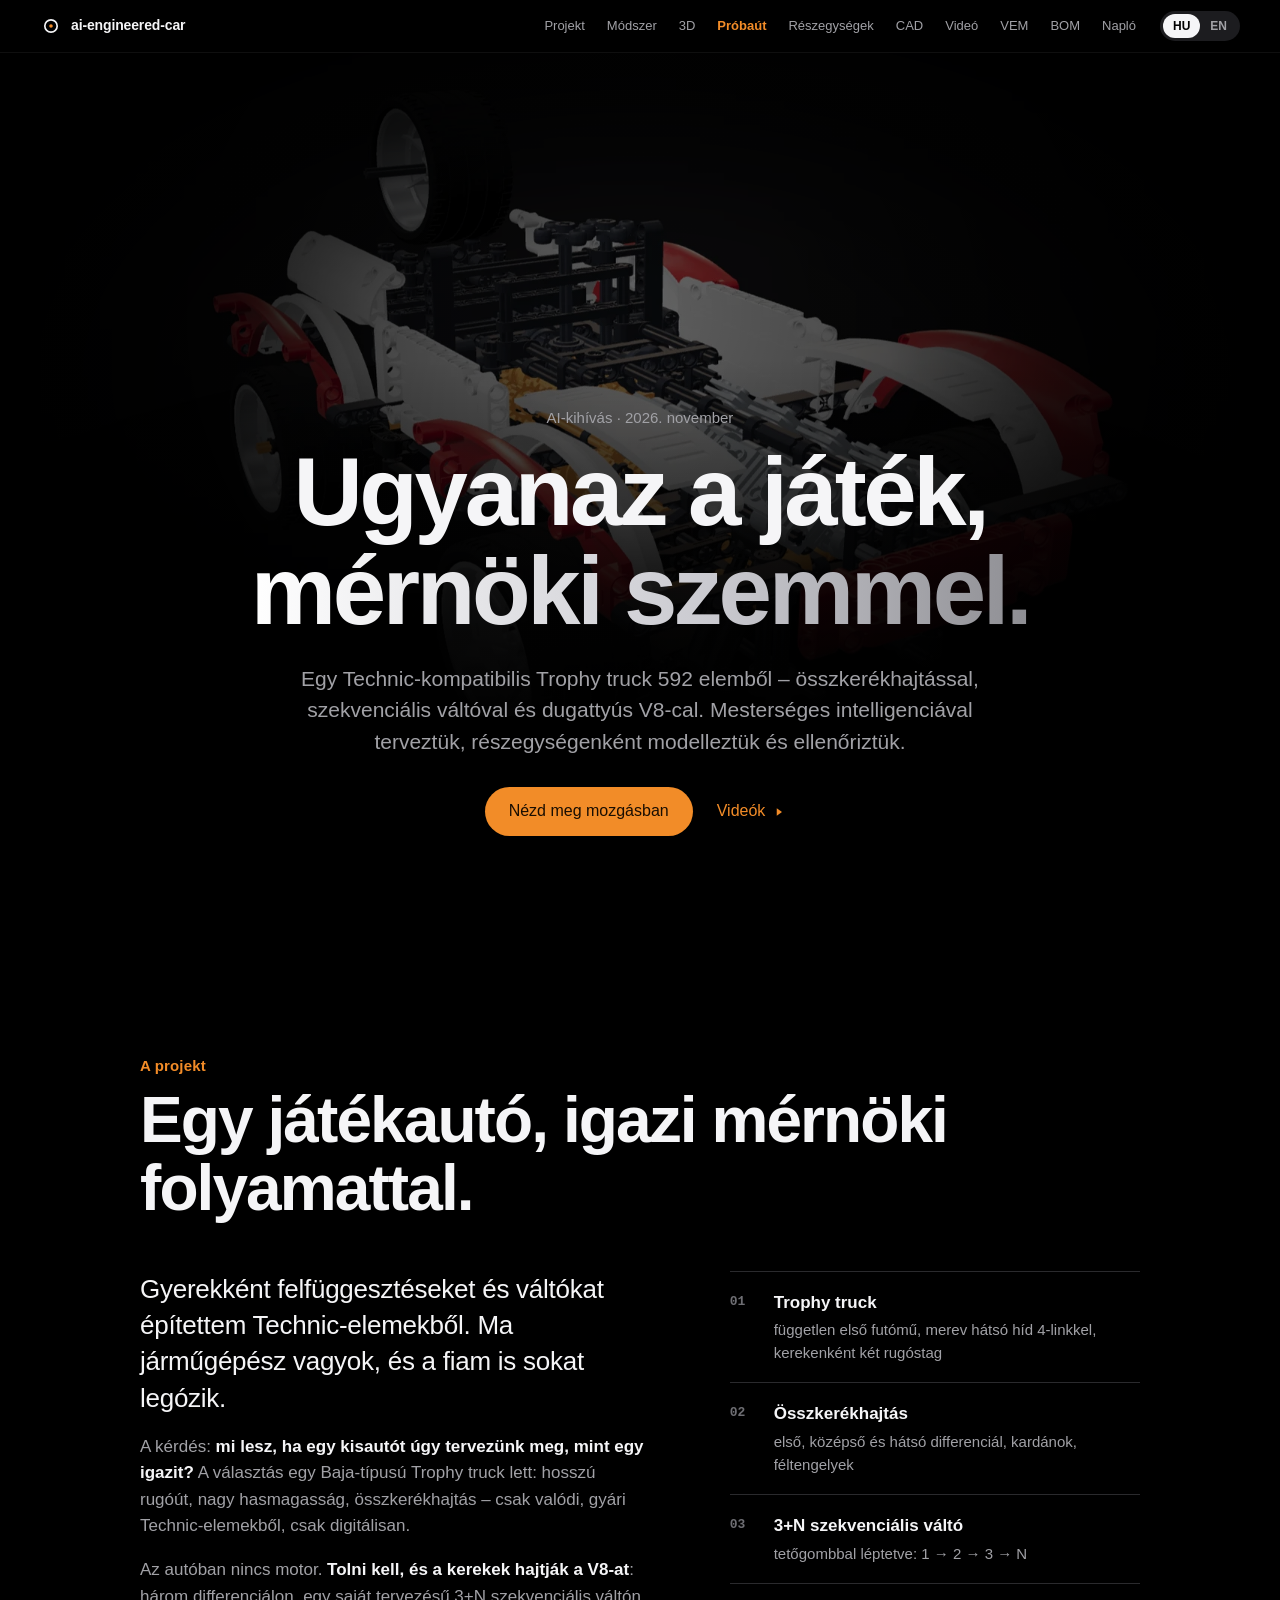
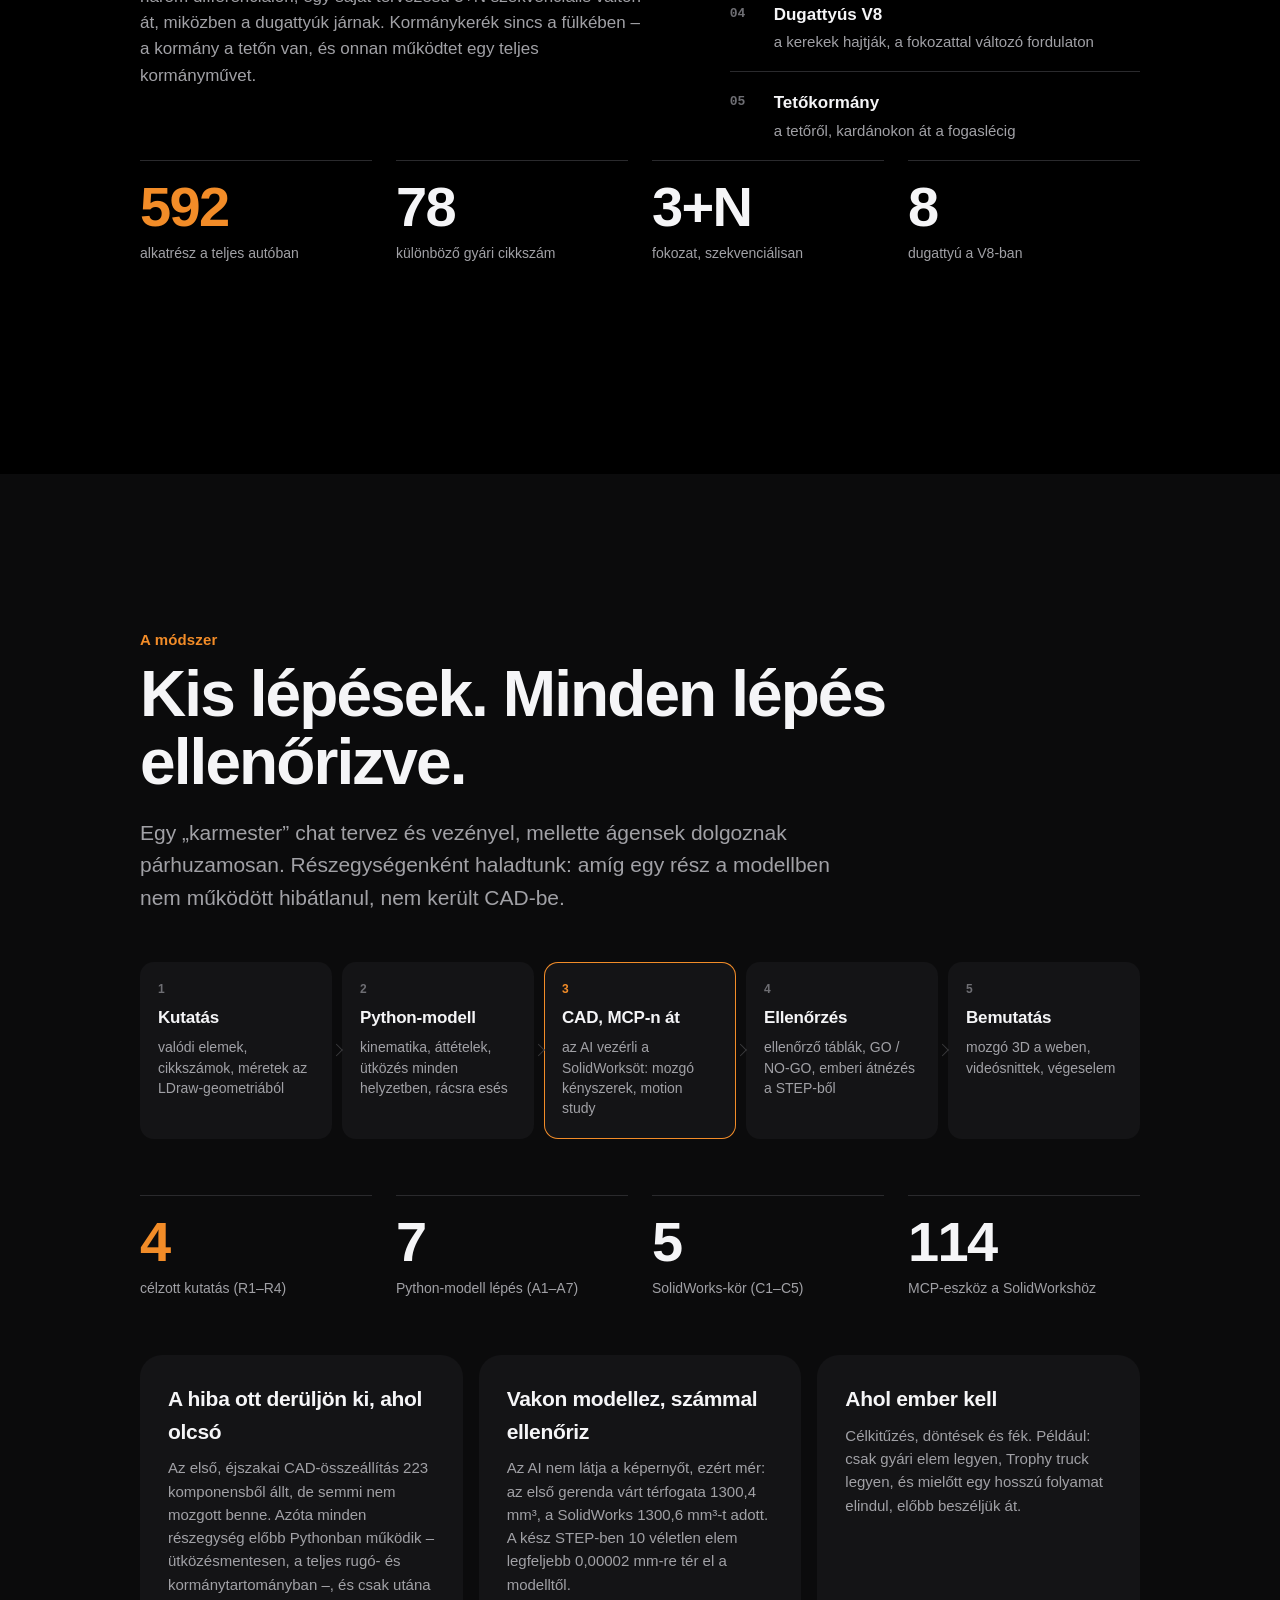
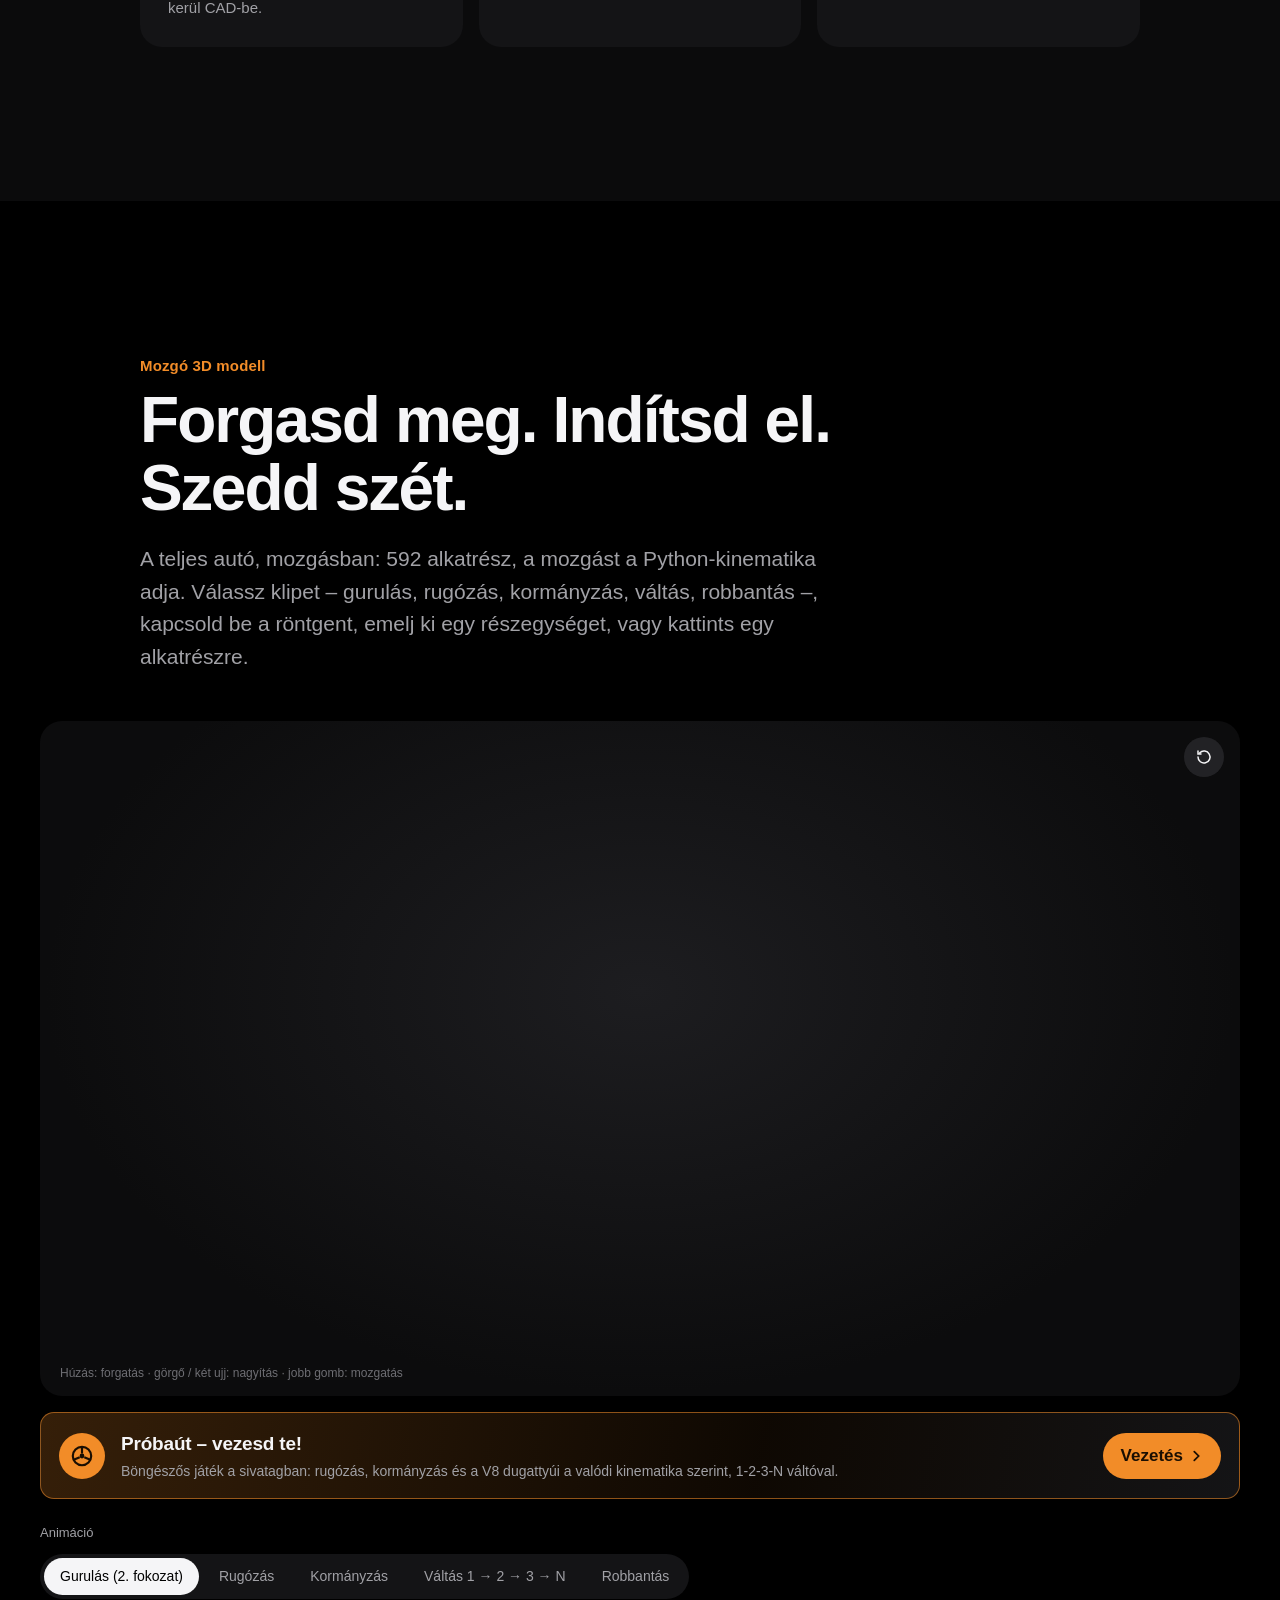
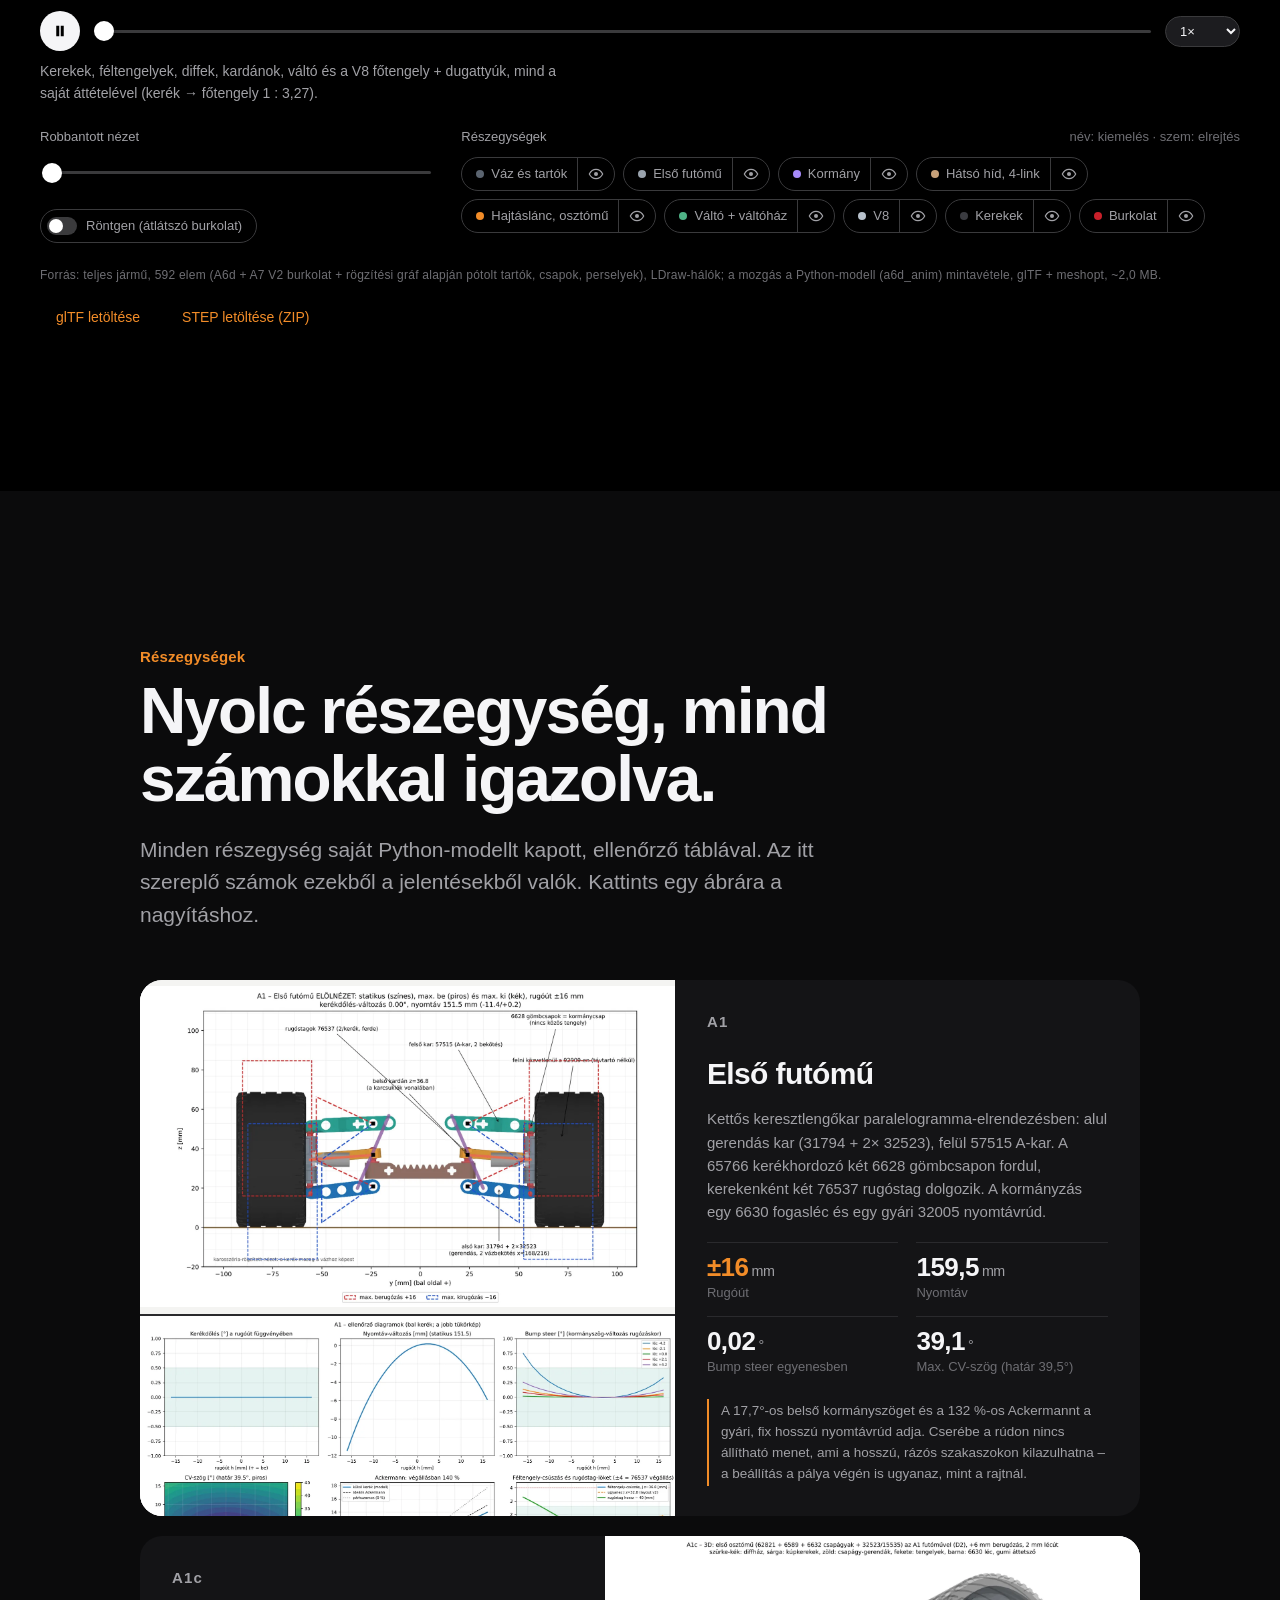
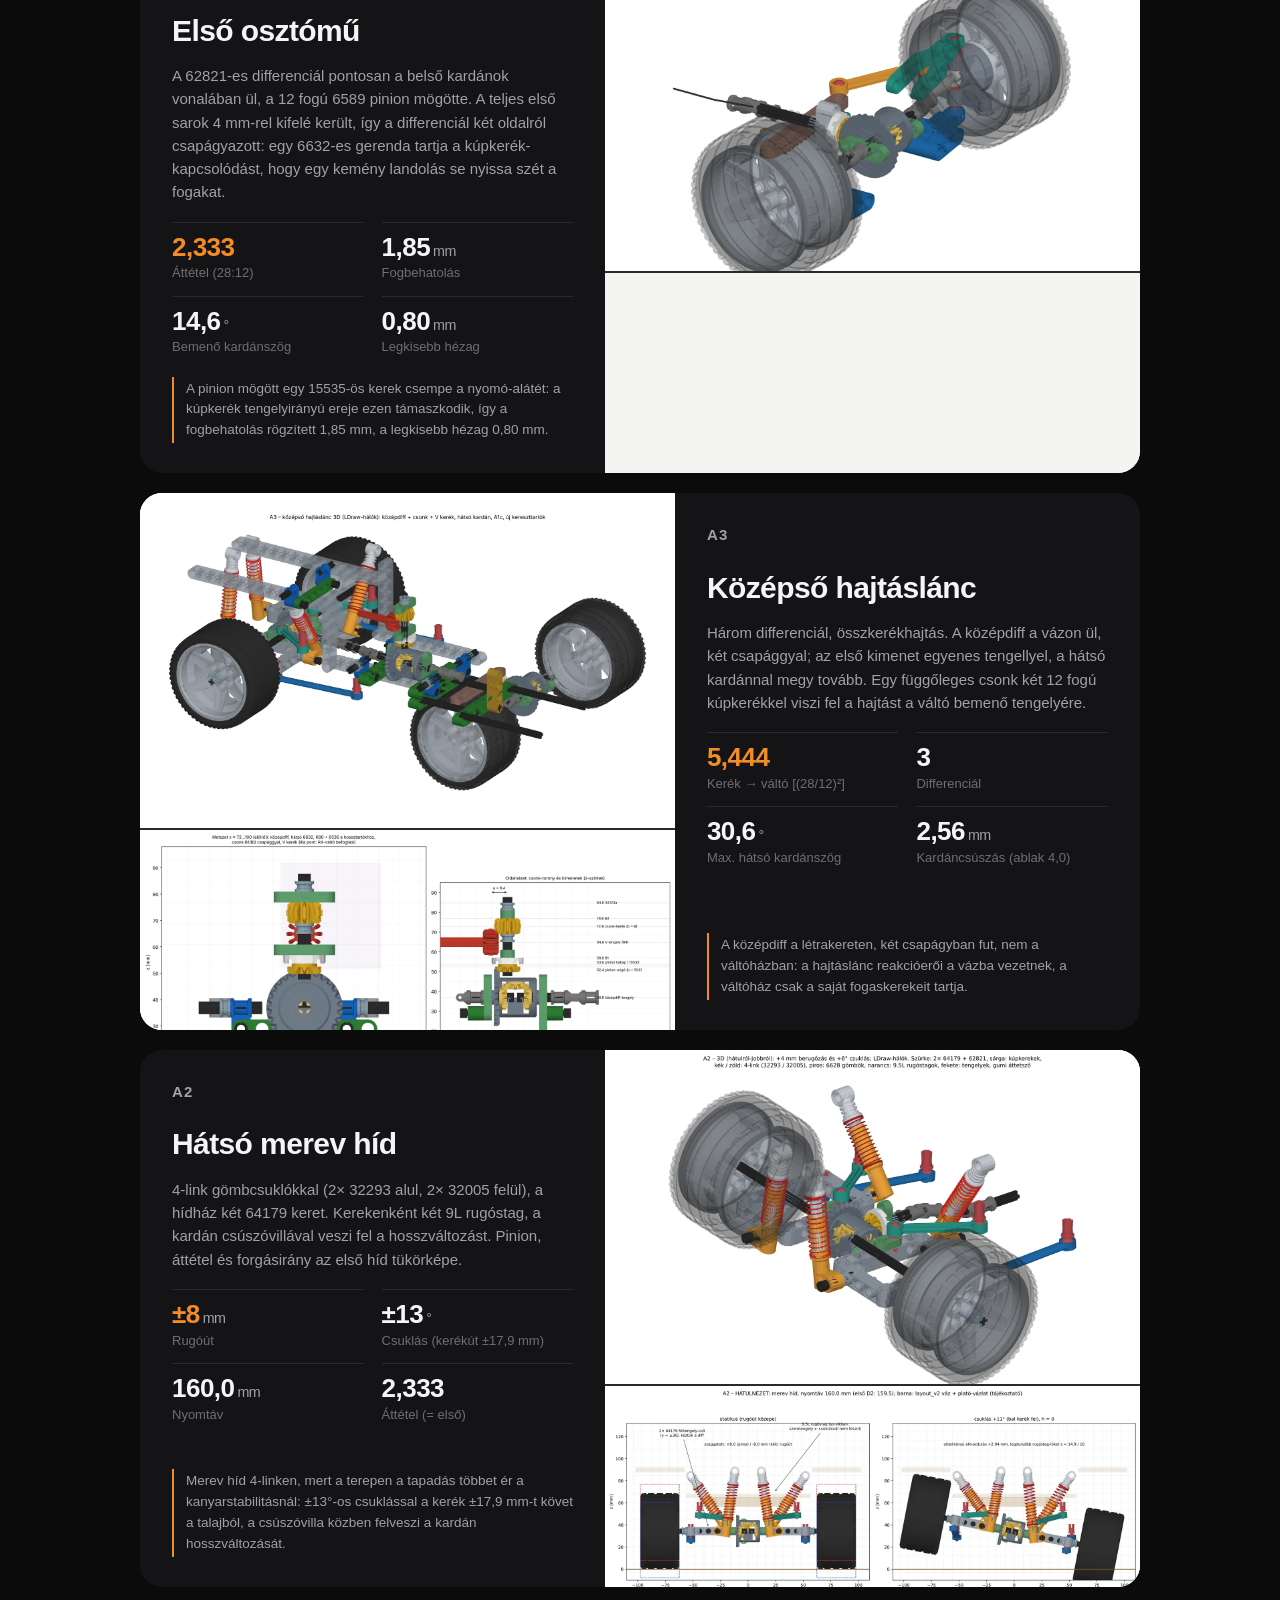
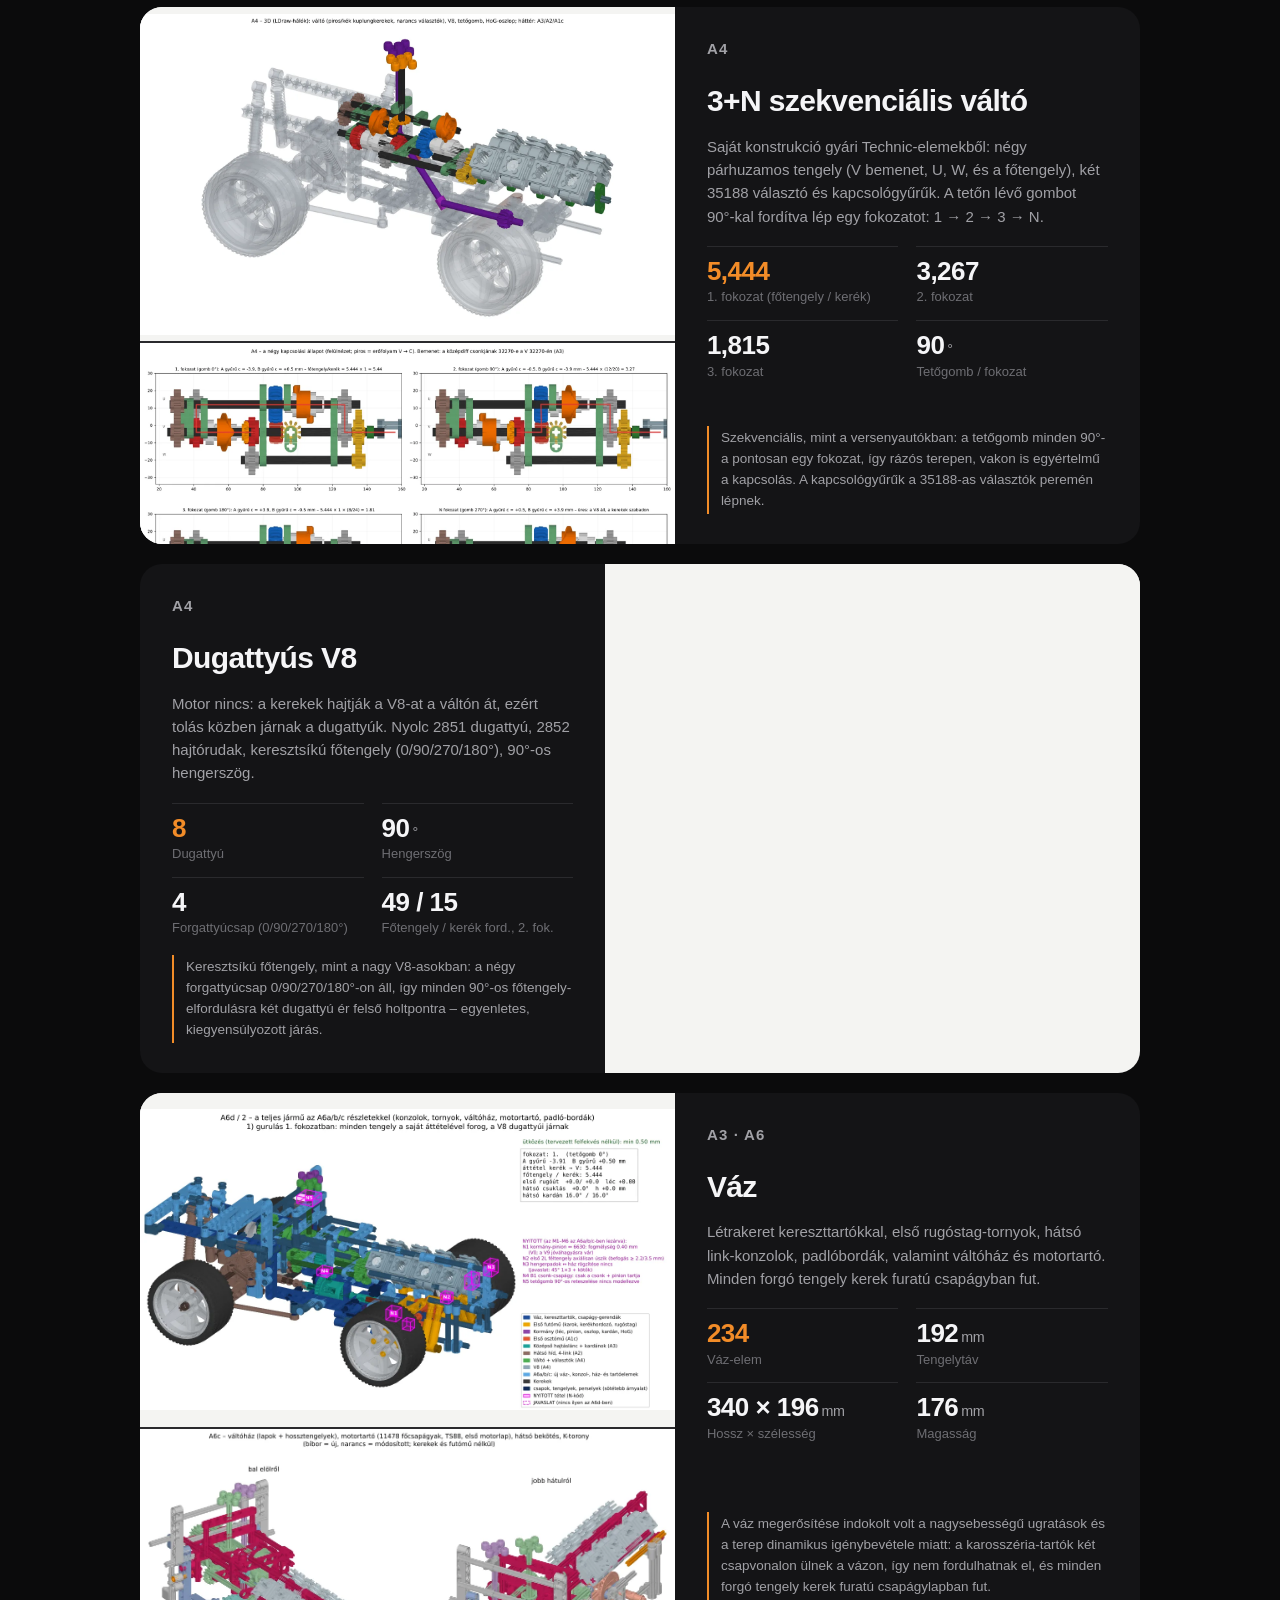
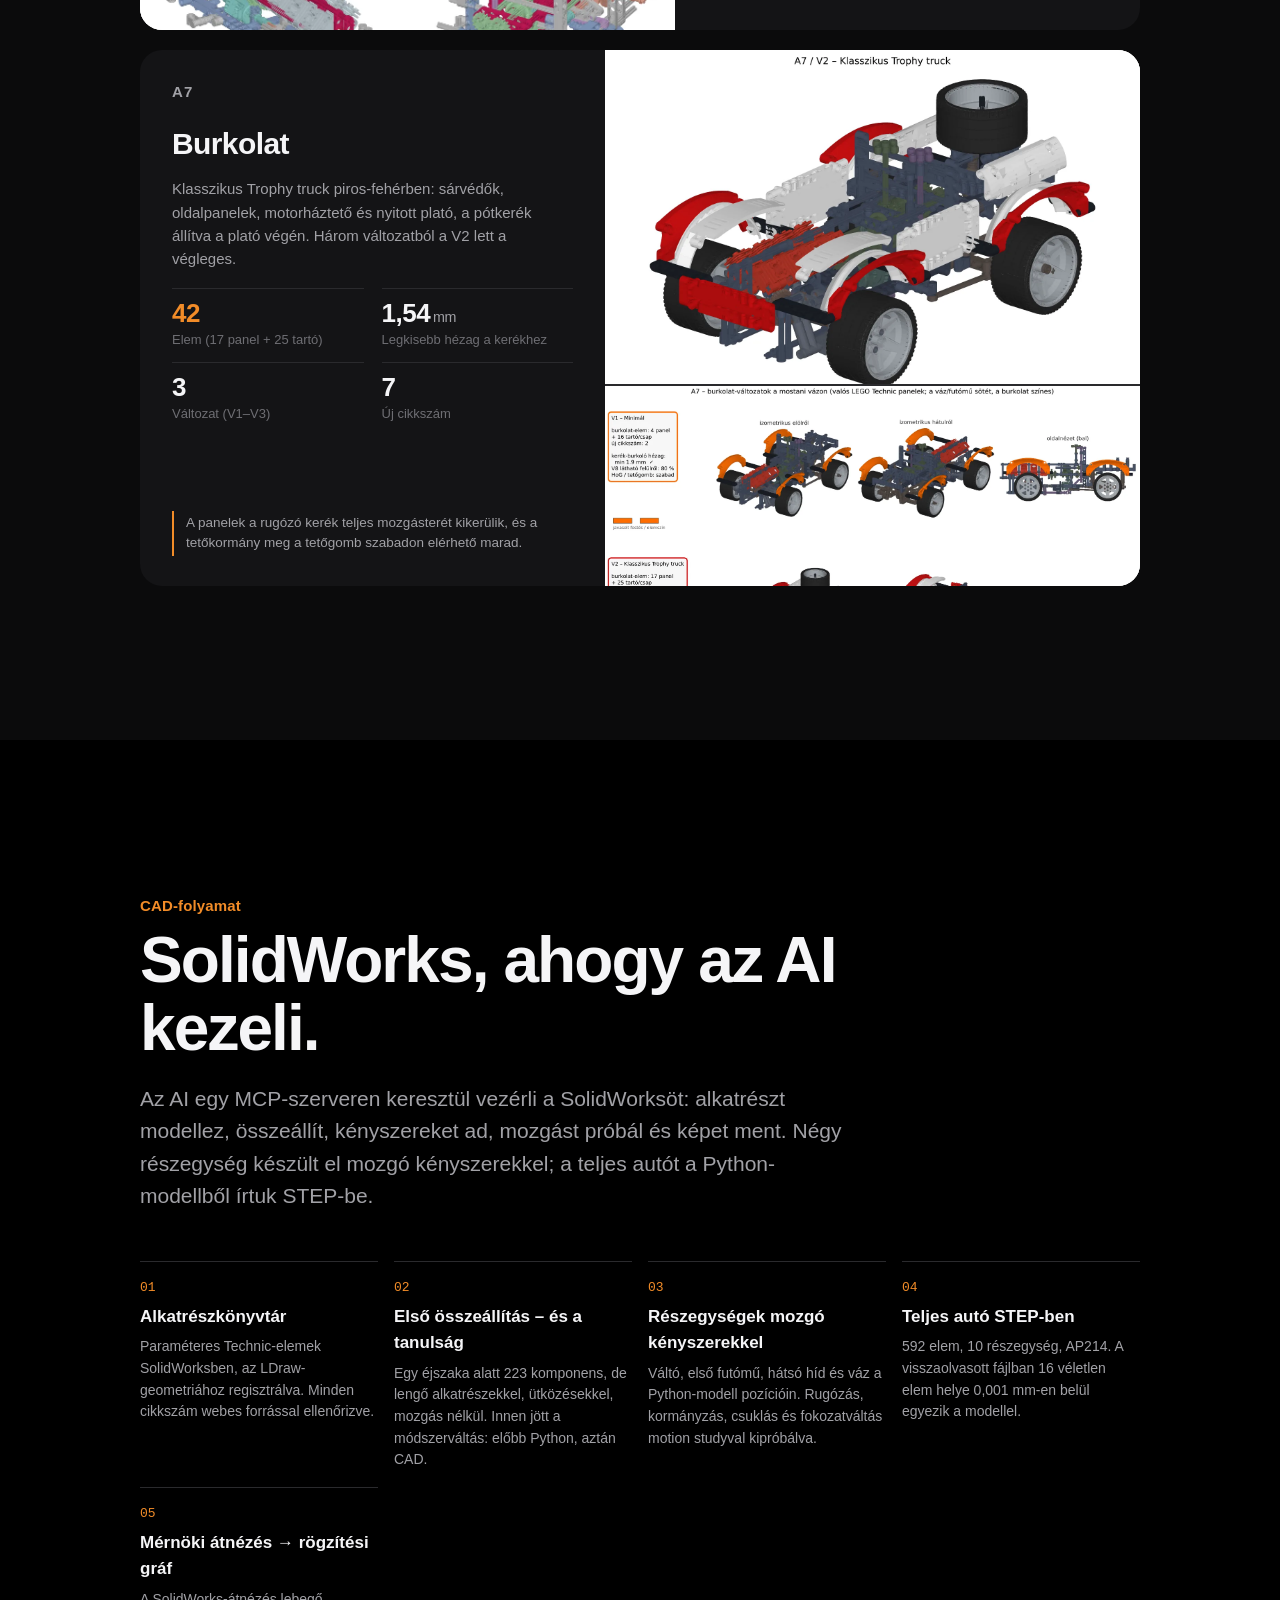
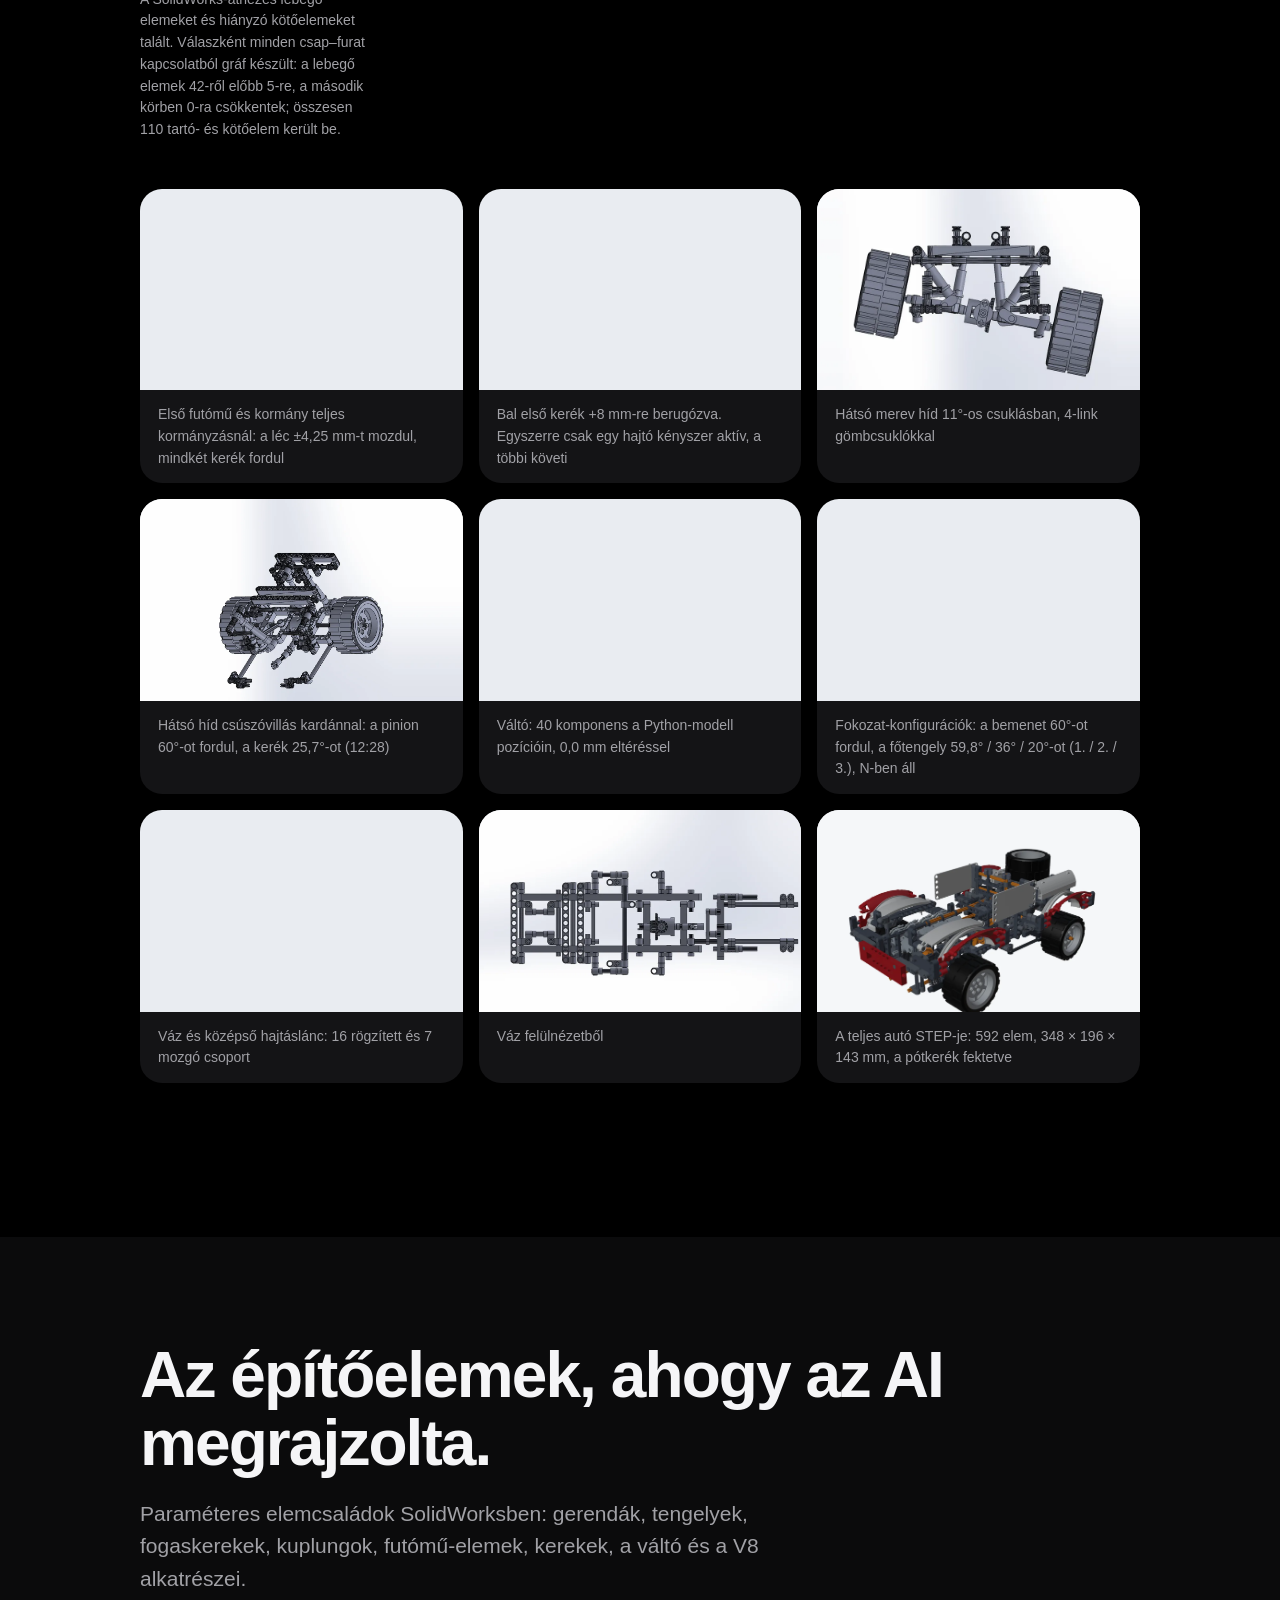
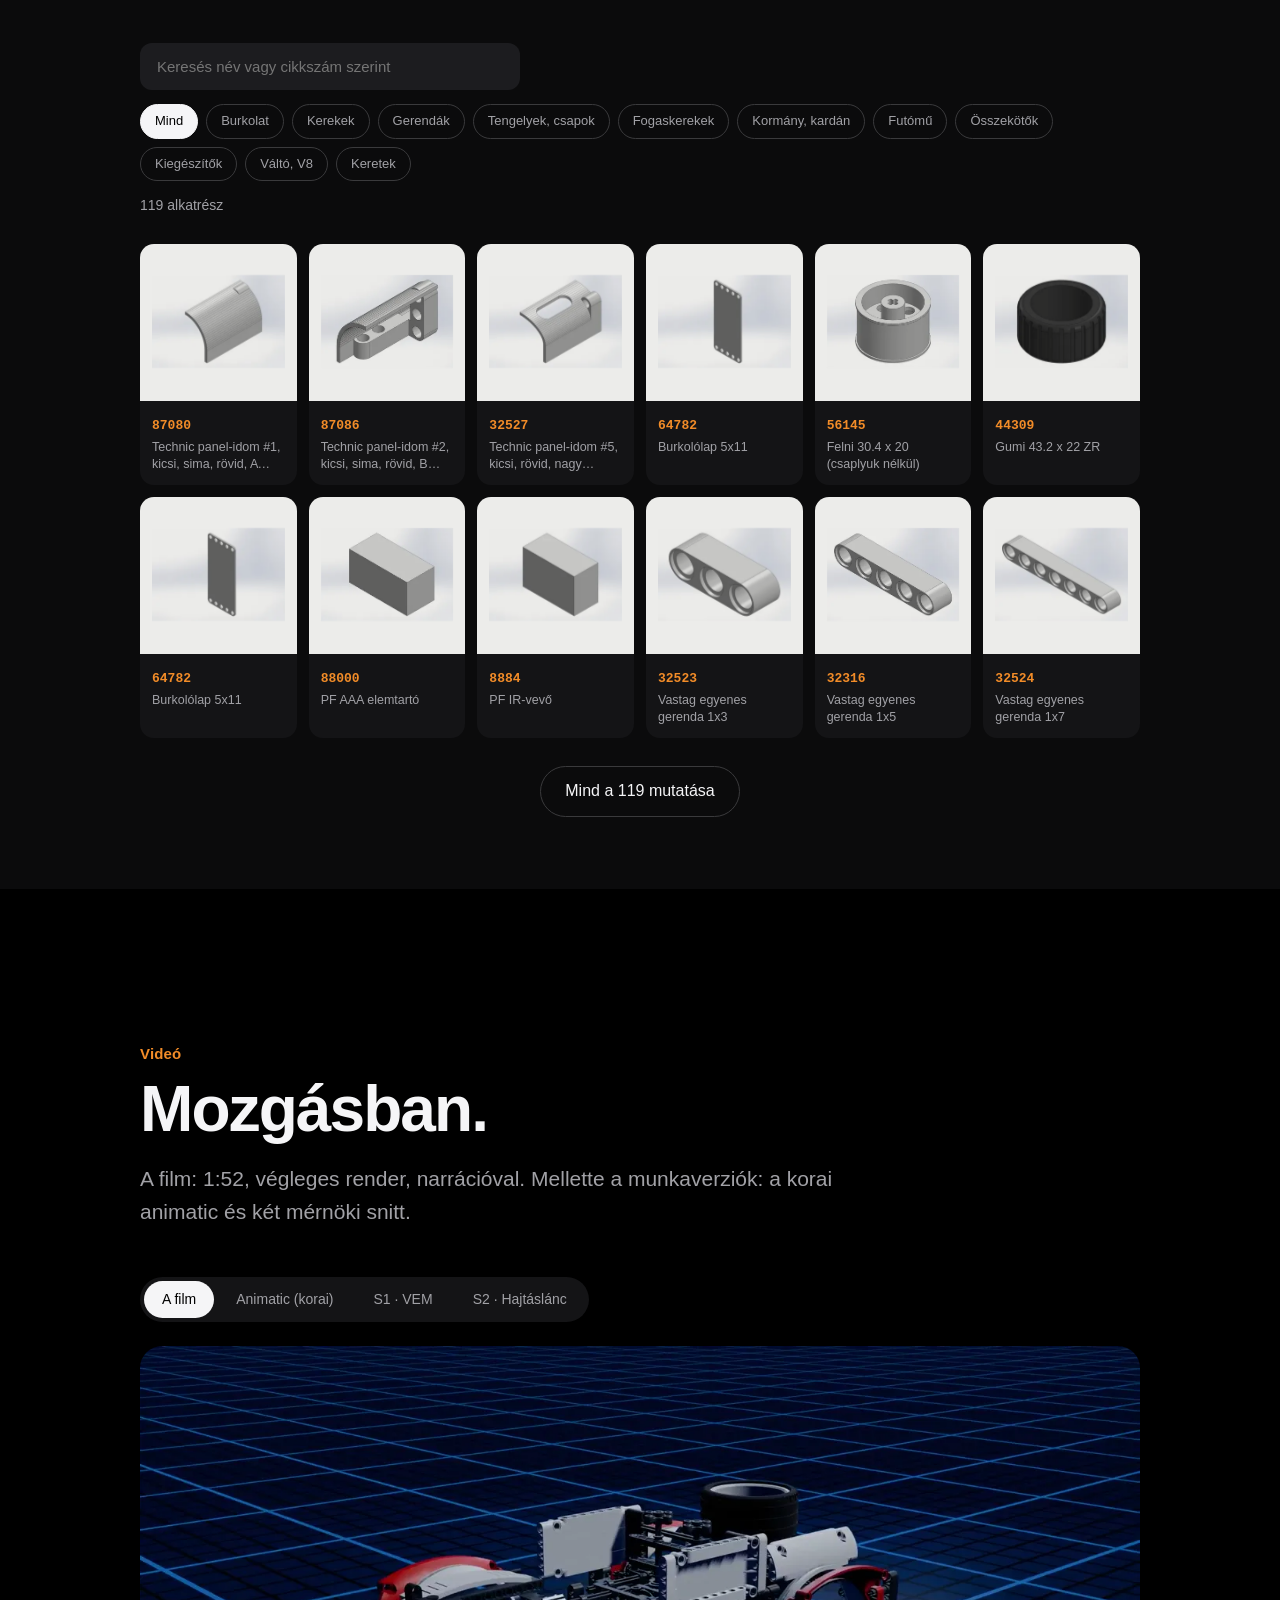
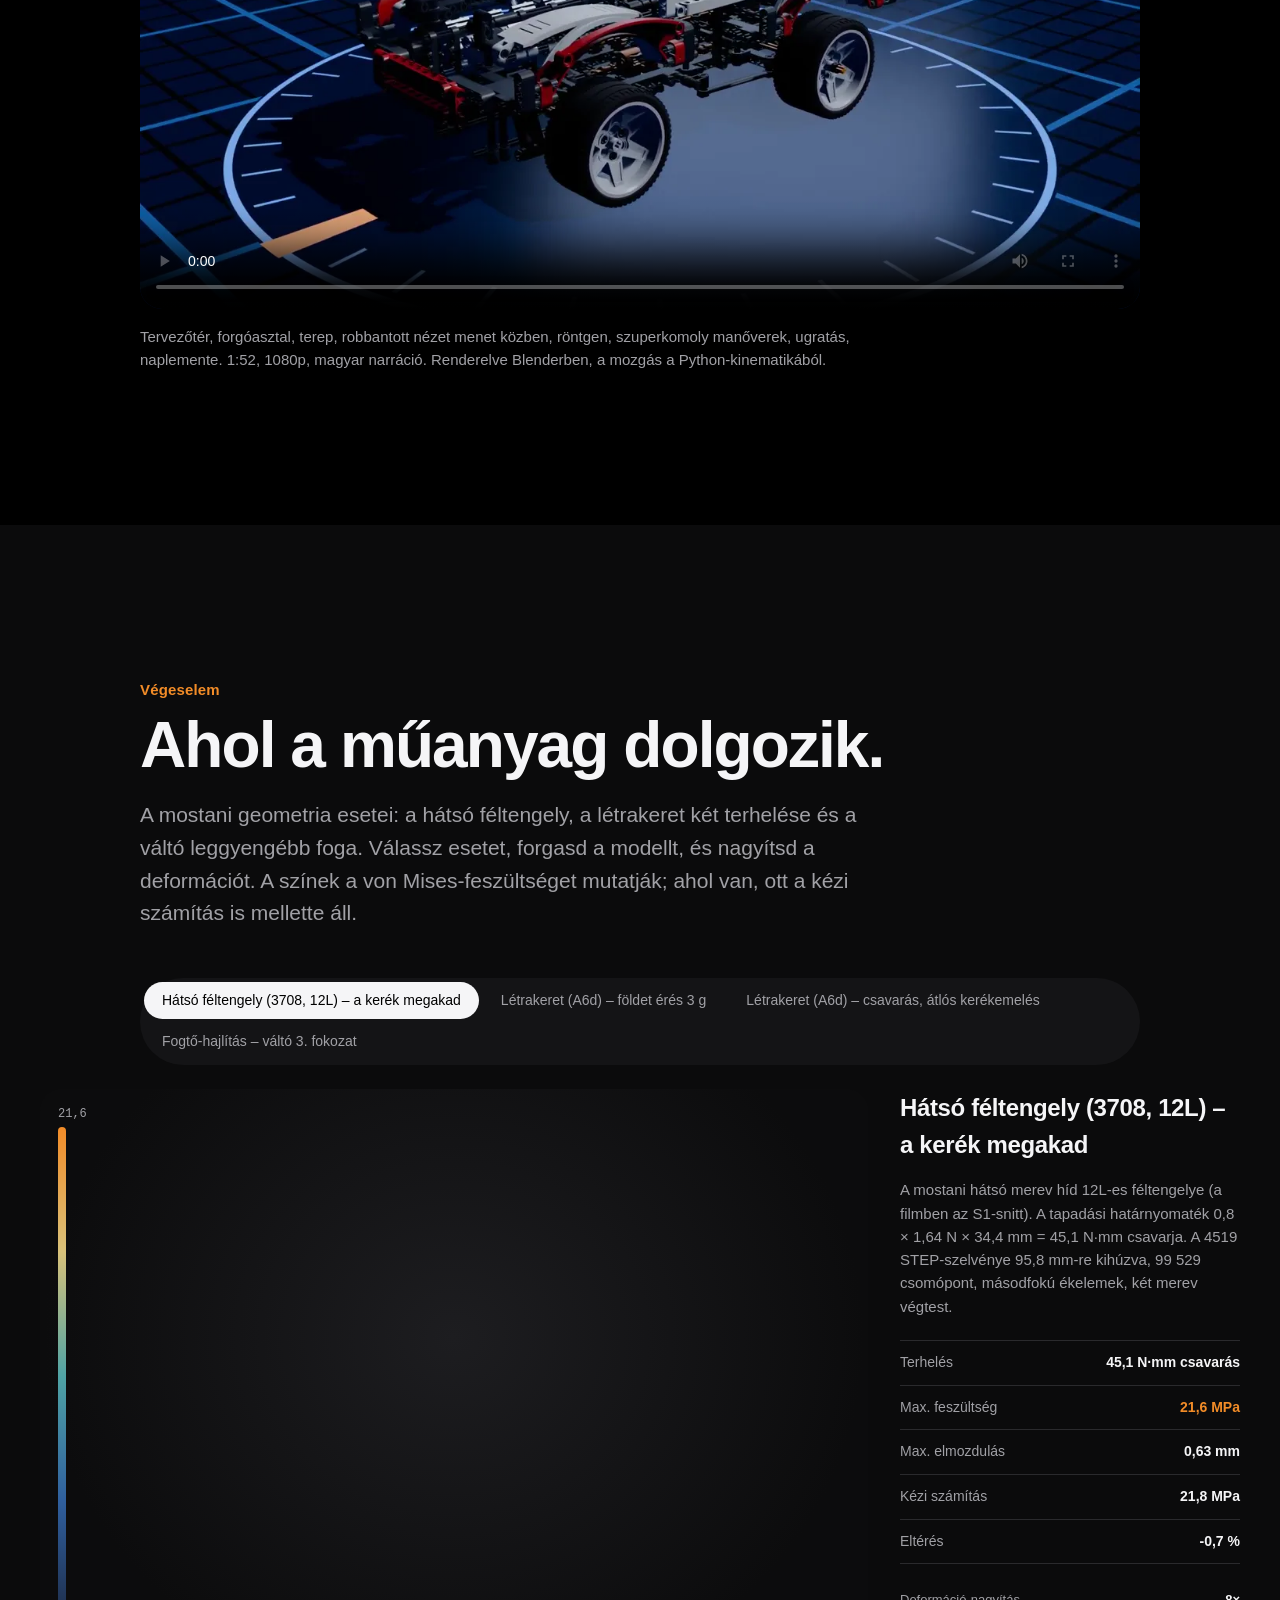
<file: index.html>
<!doctype html>
<html lang="hu">
<head>
<meta charset="utf-8">
<meta name="viewport" content="width=device-width, initial-scale=1, viewport-fit=cover">
<title>Ugyanaz a játék, mérnöki szemmel</title>
<meta name="description" content="Technic-kompatibilis Trophy truck, ahogy egy járműgépész tervezné – a 3D modellt az AI építi SolidWorksben, MCP-n keresztül.">
<meta name="color-scheme" content="dark">
<meta name="theme-color" content="#000000">
<meta property="og:title" content="Ugyanaz a játék, mérnöki szemmel">
<meta property="og:type" content="website">
<meta property="og:image" content="assets/fig/hero.webp">
<link rel="icon" href="data:image/svg+xml,%3Csvg xmlns='http://www.w3.org/2000/svg' viewBox='0 0 32 32'%3E%3Crect width='32' height='32' rx='8' fill='%23111'/%3E%3Ccircle cx='16' cy='16' r='8.5' fill='none' stroke='%23F28C28' stroke-width='2.5'/%3E%3Ccircle cx='16' cy='16' r='2.5' fill='%23F28C28'/%3E%3C/svg%3E">
<link rel="stylesheet" href="assets/css/style.css">
<script type="importmap">
{ "imports": {
  "three": "./assets/vendor/three/three.module.min.js",
  "three/addons/": "./assets/vendor/three/addons/"
} }
</script>
</head>
<body>
<a class="skip" href="#story" data-i18n="skip">Ugrás a tartalomra</a>

<header class="top" id="top">
  <div class="top__in">
    <a class="brand" href="#hero" aria-label="ai-engineered-car">
      <svg viewBox="0 0 32 32" aria-hidden="true"><circle cx="16" cy="16" r="9" fill="none" stroke="currentColor" stroke-width="2.4"/><circle cx="16" cy="16" r="2.6" fill="var(--accent)"/></svg>
      <span>ai-engineered-car</span>
    </a>
    <nav class="nav" id="nav" aria-label="Navigáció">
      <a href="#story" data-i18n="nav.story">Projekt</a>
      <a href="#method" data-i18n="nav.method">Módszer</a>
      <a href="#model" data-i18n="nav.model">3D</a>
      <a href="probaut/" class="nav__drive" data-i18n="nav.drive">Próbaút</a>
      <a href="#subs" data-i18n="nav.subs">Részegységek</a>
      <a href="#cad" data-i18n="nav.cad">CAD</a>
      <a href="#film" data-i18n="nav.film">Videó</a>
      <a href="#fem" data-i18n="nav.fem">VEM</a>
      <a href="#bom" data-i18n="nav.bom">BOM</a>
      <a href="#log" data-i18n="nav.log">Napló</a>
    </nav>
    <div class="lang" role="group" aria-label="Nyelv / Language">
      <button type="button" data-lang="hu" aria-pressed="true">HU</button>
      <button type="button" data-lang="en" aria-pressed="false">EN</button>
    </div>
    <button class="burger" id="burger" type="button" aria-expanded="false" aria-controls="nav"><span></span><span></span><b class="sr" data-i18n="nav.menu">Menü</b></button>
  </div>
</header>

<main>
<!-- HERO -->
<section class="hero" id="hero">
  <div class="hero__media" id="heroMedia">
    <img src="assets/fig/hero.webp" alt="" width="1600" height="900" fetchpriority="high">
  </div>
  <div class="hero__text">
    <p class="eyebrow" data-i18n="hero.eyebrow"></p>
    <h1 data-i18n-html="hero.title">Ugyanaz a játék,<br><span class="hl">mérnöki szemmel.</span></h1>
    <p class="hero__sub" data-i18n="hero.sub"></p>
    <div class="ctas">
      <a class="btn btn--accent" href="#model" data-i18n="hero.cta1">3D modell</a>
      <a class="btn btn--ghost" href="#film"><span data-i18n="hero.cta2">Videó</span> <svg viewBox="0 0 16 16" aria-hidden="true"><path d="M5 3l7 5-7 5z" fill="currentColor"/></svg></a>
    </div>
  </div>
</section>

<!-- PROJEKT -->
<section class="sec" id="story">
  <div class="wrap">
    <p class="kicker reveal" data-i18n="story.kicker"></p>
    <h2 class="reveal" data-i18n="story.title"></h2>
    <div class="story reveal">
      <div class="story__text">
        <p class="lead" data-i18n-html="story.p1"></p>
        <p data-i18n-html="story.p2"></p>
        <p data-i18n-html="story.p3"></p>
      </div>
      <ol class="steps">
        <li><b data-i18n="story.s1"></b><span data-i18n="story.s1d"></span></li>
        <li><b data-i18n="story.s2"></b><span data-i18n="story.s2d"></span></li>
        <li><b data-i18n="story.s3"></b><span data-i18n="story.s3d"></span></li>
        <li><b data-i18n="story.s4"></b><span data-i18n="story.s4d"></span></li>
        <li><b data-i18n="story.s5"></b><span data-i18n="story.s5d"></span></li>
      </ol>
    </div>
    <div class="nums reveal">
      <div><b>592</b><span data-i18n="story.n1"></span></div>
      <div><b>78</b><span data-i18n="story.n2"></span></div>
      <div><b>3+N</b><span data-i18n="story.n3"></span></div>
      <div><b>8</b><span data-i18n="story.n4"></span></div>
    </div>
  </div>
</section>

<!-- MÓDSZER -->
<section class="sec sec--alt" id="method">
  <div class="wrap">
    <p class="kicker reveal" data-i18n="ai.kicker"></p>
    <h2 class="reveal" data-i18n="ai.title"></h2>
    <p class="intro reveal" data-i18n="ai.intro"></p>
    <ol class="pipe reveal" aria-label="Munkafolyamat">
      <li><i>1</i><b data-i18n="ai.p1"></b><span data-i18n="ai.p1d"></span></li>
      <li><i>2</i><b data-i18n="ai.p2"></b><span data-i18n="ai.p2d"></span></li>
      <li class="hot"><i>3</i><b data-i18n="ai.p3"></b><span data-i18n="ai.p3d"></span></li>
      <li><i>4</i><b data-i18n="ai.p4"></b><span data-i18n="ai.p4d"></span></li>
      <li><i>5</i><b data-i18n="ai.p5"></b><span data-i18n="ai.p5d"></span></li>
    </ol>
    <div class="nums reveal">
      <div><b>4</b><span data-i18n="ai.n1"></span></div>
      <div><b>7</b><span data-i18n="ai.n2"></span></div>
      <div><b>5</b><span data-i18n="ai.n3"></span></div>
      <div><b>114</b><span data-i18n="ai.n4"></span></div>
    </div>
    <div class="cards3">
      <article class="card reveal"><h3 data-i18n="ai.c1t"></h3><p data-i18n="ai.c1"></p></article>
      <article class="card reveal"><h3 data-i18n="ai.c2t"></h3><p data-i18n="ai.c2"></p></article>
      <article class="card reveal"><h3 data-i18n="ai.c3t"></h3><p data-i18n="ai.c3"></p></article>
    </div>
  </div>
</section>

<!-- 3D -->
<section class="sec" id="model">
  <div class="wrap">
    <p class="kicker reveal" data-i18n="model.kicker"></p>
    <h2 class="reveal" data-i18n="model.title"></h2>
    <p class="intro reveal" data-i18n="model.intro"></p>
  </div>
  <div class="wrap wrap--wide">
    <div class="stage reveal" id="truckStage" data-src="assets/model/truck.glb" data-parts="assets/model/parts.json">
      <canvas class="stage__cv" aria-label="3D"></canvas>
      <div class="stage__msg" data-role="msg"><span class="spin" aria-hidden="true"></span><span data-i18n="model.loading">Betöltés…</span></div>
      <p class="stage__hint" data-i18n="model.hint"></p>
      <button class="iconbtn stage__reset" type="button" data-role="reset" data-i18n-title="model.reset" aria-label="Reset"><svg viewBox="0 0 24 24"><path d="M4 12a8 8 0 1 0 2.4-5.7M4 4v4h4" fill="none" stroke="currentColor" stroke-width="2" stroke-linecap="round"/></svg></button>
      <aside class="info" data-role="info" hidden>
        <button class="iconbtn info__x" type="button" data-role="infoClose" data-i18n-title="model.close" aria-label="Close"><svg viewBox="0 0 24 24"><path d="M6 6l12 12M18 6L6 18" stroke="currentColor" stroke-width="2" stroke-linecap="round"/></svg></button>
        <p class="info__grp" data-role="infoGroup"></p>
        <h3 data-role="infoName"></h3>
        <p class="info__id"><span data-i18n="model.partno"></span> <b data-role="infoId"></b></p>
        <p class="info__sub" data-role="infoSub"></p>
      </aside>
    </div>
    <a class="drive reveal" href="probaut/" id="driveCta">
      <span class="drive__ic" aria-hidden="true"><svg viewBox="0 0 24 24"><circle cx="12" cy="12" r="8.5" fill="none" stroke="currentColor" stroke-width="2"/><circle cx="12" cy="12" r="2.2" fill="currentColor"/><path d="M12 3.5v6.3M4.3 15.5l5.6-2.4M19.7 15.5l-5.6-2.4" stroke="currentColor" stroke-width="2"/></svg></span>
      <span class="drive__tx"><b data-i18n="drive.title">Próbaút</b><span data-i18n="drive.sub"></span></span>
      <span class="drive__go"><span data-i18n="drive.btn">Vezetés</span> <svg viewBox="0 0 16 16" aria-hidden="true"><path d="M6 3l5 5-5 5" fill="none" stroke="currentColor" stroke-width="2" stroke-linecap="round"/></svg></span>
    </a>
    <div class="controls reveal">
      <div class="ctl ctl--anim">
        <span class="ctl__lbl"><span data-i18n="model.anim"></span><b id="animGear" hidden></b></span>
        <div class="rpm" id="animRpm" hidden><span class="rpm__i"><span data-i18n="model.rpmCrank"></span> <b id="rpmCrank">0</b> <small data-i18n="model.rpmUnit"></small></span><span class="rpm__i"><span data-i18n="model.rpmWheel"></span> <b id="rpmWheel">0</b> <small data-i18n="model.rpmUnit"></small></span></div>
        <div class="seg" id="animClips" role="group"></div>
        <div class="player">
          <button class="iconbtn iconbtn--accent" type="button" id="animPlay" aria-label="Play"><svg viewBox="0 0 24 24" class="i-play"><path d="M8 5l11 7-11 7z" fill="currentColor"/></svg><svg viewBox="0 0 24 24" class="i-pause"><path d="M7 5h4v14H7zM13 5h4v14h-4z" fill="currentColor"/></svg></button>
          <input type="range" id="animTime" min="0" max="1" step="0.001" value="0" aria-label="Timeline">
          <select id="animSpeed" data-i18n-title="model.speed" aria-label="Speed"><option value="0.25">0,25×</option><option value="0.5">0,5×</option><option value="1" selected>1×</option><option value="2">2×</option></select>
        </div>
        <p class="ctl__desc" id="animDesc"></p>
      </div>
      <div class="ctl">
        <label for="explode" class="ctl__lbl" data-i18n="model.explode"></label>
        <input type="range" id="explode" min="0" max="1" step="0.01" value="0">
        <button class="toggle" type="button" id="xray" aria-pressed="false"><i></i><span data-i18n="model.xray"></span></button>
      </div>
      <div class="ctl ctl--groups">
        <span class="ctl__lbl"><span data-i18n="model.groups"></span><em data-i18n="model.groupsHint"></em></span>
        <div class="chips" id="groupChips"></div>
      </div>
    </div>
    <p class="ph-note" data-i18n="model.placeholder"></p>
    <p class="dlrow reveal"><a class="btn btn--ghost btn--sm" href="assets/model/truck.glb" download><span data-i18n="dl.glb">glTF letöltése</span></a><a class="btn btn--ghost btn--sm" href="downloads/TT_teljes.step.zip" download><span data-i18n="dl.step">STEP letöltése</span></a></p>
  </div>
</section>

<!-- RÉSZEGYSÉGEK -->
<section class="sec sec--alt" id="subs">
  <div class="wrap">
    <p class="kicker reveal" data-i18n="subs.kicker"></p>
    <h2 class="reveal" data-i18n="subs.title"></h2>
    <p class="intro reveal" data-i18n="subs.intro"></p>
    <div class="subs" id="subsGrid"></div>
  </div>
</section>

<!-- CAD -->
<section class="sec" id="cad">
  <div class="wrap">
    <p class="kicker reveal" data-i18n="cad.kicker"></p>
    <h2 class="reveal" data-i18n="cad.title"></h2>
    <p class="intro reveal" data-i18n="cad.intro"></p>
    <ol class="cadsteps" id="cadSteps"></ol>
    <div class="figs figs--cad" id="cadFigs"></div>
  </div>
</section>

<!-- KÖNYVTÁR -->
<section class="sec sec--alt sec--tight" id="lib">
  <div class="wrap">
    <p class="kicker reveal" data-i18n="lib.kicker"></p>
    <h2 class="reveal" data-i18n="lib.title"></h2>
    <p class="intro reveal" data-i18n="lib.intro"></p>
    <div class="filters reveal">
      <input type="search" id="libQ" class="search" data-i18n-ph="lib.search" autocomplete="off">
      <div class="chips" id="libChips"></div>
      <span class="muted small" id="libCount" aria-live="polite"></span>
    </div>
    <div class="libgrid" id="libGrid"></div>
  </div>
</section>

<!-- VIDEÓ -->
<section class="sec" id="film">
  <div class="wrap">
    <p class="kicker reveal" data-i18n="film.kicker"></p>
    <h2 class="reveal" data-i18n="film.title"></h2>
    <p class="intro reveal" data-i18n="film.intro"></p>
    <div class="tabs reveal" id="vidTabs" role="tablist">
      <button class="tab" type="button" role="tab" data-v="final" aria-selected="true" data-i18n="film.t4"></button>
      <button class="tab" type="button" role="tab" data-v="previs" aria-selected="false" data-i18n="film.t1"></button>
      <button class="tab" type="button" role="tab" data-v="s1" aria-selected="false" data-i18n="film.t2"></button>
      <button class="tab" type="button" role="tab" data-v="s2" aria-selected="false" data-i18n="film.t3"></button>
    </div>
    <div class="film reveal" id="filmBox">
      <video controls playsinline preload="metadata"></video>
      <span class="badge badge--wip" id="vidBadge" data-i18n="film.wip"></span>
      <div class="film__soon" hidden><svg viewBox="0 0 48 48" aria-hidden="true"><circle cx="24" cy="24" r="22" fill="none" stroke="currentColor" stroke-width="1.5"/><path d="M19 15l14 9-14 9z" fill="currentColor"/></svg><span data-i18n="film.soon"></span></div>
    </div>
    <p class="vid__desc" id="vidDesc"></p>
  </div>
</section>

<!-- VEM -->
<section class="sec sec--alt" id="fem">
  <div class="wrap">
    <p class="kicker reveal" data-i18n="fem.kicker"></p>
    <h2 class="reveal" data-i18n="fem.title"></h2>
    <p class="intro reveal" data-i18n="fem.intro"></p>
    <div class="tabs reveal" id="femTabs" role="tablist"></div>
  </div>
  <div class="wrap wrap--wide">
    <div class="femgrid reveal">
      <div class="stage stage--fem" id="femStage" data-cases="assets/fem/cases.json">
        <canvas class="stage__cv" aria-label="FEM 3D"></canvas>
        <div class="stage__msg" data-role="msg"><span class="spin" aria-hidden="true"></span><span data-i18n="model.loading"></span></div>
        <span class="badge" data-role="demo" hidden data-i18n="fem.demo">DEMÓ</span>
        <div class="legend" aria-hidden="true">
          <span data-role="vmax"></span>
          <i class="legend__bar"></i>
          <span data-role="vmin"></span>
          <em>MPa</em>
        </div>
      </div>
      <div class="femside">
        <h3 data-role="femTitle" id="femTitle"></h3>
        <p data-role="femDesc" id="femDesc"></p>
        <dl class="kv" id="femKv"></dl>
        <div class="ctl">
          <label for="femScale" class="ctl__lbl"><span data-i18n="fem.scale"></span> <b id="femScaleV">1×</b></label>
          <input type="range" id="femScale" min="0" max="5" step="0.05" value="1">
        </div>
        <p class="small muted" id="femNote"></p>
      </div>
    </div>
  </div>
</section>

<!-- BOM -->
<section class="sec" id="bom">
  <div class="wrap">
    <p class="kicker reveal" data-i18n="bom.kicker"></p>
    <h2 class="reveal" data-i18n="bom.title"></h2>
    <p class="intro reveal" data-i18n="bom.intro"></p>
    <div class="filters reveal">
      <input type="search" id="bomQ" class="search" data-i18n-ph="bom.search" autocomplete="off">
      <div class="chips" id="bomChips"></div>
      <span class="muted small" id="bomSum" aria-live="polite"></span>
    </div>
    <div class="tablewrap reveal" tabindex="0" role="region" aria-label="BOM">
      <table class="bomt">
        <thead><tr>
          <th data-i18n="bom.partno"></th><th data-i18n="bom.name"></th><th class="num" data-i18n="bom.qty"></th><th data-i18n="bom.where"></th>
        </tr></thead>
        <tbody id="bomBody"></tbody>
      </table>
    </div>
    <p class="small muted" data-i18n="bom.note"></p>
  </div>
</section>

<!-- LETÖLTÉSEK -->
<section class="sec sec--alt" id="dl">
  <div class="wrap">
    <p class="kicker reveal" data-i18n="dl.kicker"></p>
    <h2 class="reveal" data-i18n="dl.title"></h2>
    <div class="dls">
      <a class="dlcard reveal" href="downloads/TT_teljes.step.zip" download><b>TT_teljes.step</b><span data-i18n="dl.stepD"></span><em>ZIP · 23 MB</em></a>
      <a class="dlcard reveal" href="assets/model/truck.glb" download><b>truck.glb</b><span data-i18n="dl.glbD"></span><em>glTF · 2,0 MB</em></a>
      <a class="dlcard reveal" href="downloads/TT_darabjegyzek.csv" download><b>TT_darabjegyzek.csv</b><span data-i18n="dl.bomD"></span><em>CSV · 6 kB</em></a>
      <a class="dlcard reveal" href="https://github.com/PoResearch-and-deploy/ai-engineered-car" rel="noopener"><b>GitHub</b><span data-i18n="dl.ghD"></span><em>PoResearch-and-deploy/ai-engineered-car</em></a>
    </div>
  </div>
</section>

<!-- NAPLÓ -->
<section class="sec" id="log">
  <div class="wrap">
    <p class="kicker reveal" data-i18n="log.kicker"></p>
    <h2 class="reveal" data-i18n="log.title"></h2>
    <p class="intro reveal" data-i18n="log.intro"></p>
    <h3 class="sub-h reveal" data-i18n="log.tools"></h3>
    <div id="logTools" class="tools"></div>
    <h3 class="sub-h reveal" data-i18n="log.prompts"></h3>
    <div id="logPrompts" class="prompts"></div>
    <h3 class="sub-h reveal" data-i18n="log.issues"></h3>
    <div id="logIssues" class="issues"></div>
    <p class="small muted reveal"><a href="content/naplo.md" data-i18n="log.full"></a></p>
  </div>
</section>

<!-- A KÖVETKEZŐ AUTÓ A TIÉD -->
<section class="sec sec--alt" id="next">
  <div class="wrap">
    <p class="kicker reveal" data-i18n="next.kicker"></p>
    <h2 class="reveal" data-i18n-html="next.title"></h2>
    <p class="intro reveal" data-i18n="next.intro"></p>
    <p class="flowline reveal" data-i18n="next.flow"></p>

    <h3 class="sub-h reveal" data-i18n="next.conceptsT"></h3>
    <p class="muted reveal next__p" data-i18n="next.conceptsD"></p>
    <div class="concepts">
      <figure class="concept reveal" data-lb tabindex="0"><div class="concept__img"><img src="assets/fig/next/koncepcio_versenyauto.webp" alt="" width="1600" height="1000" loading="lazy" decoding="async" data-i18n-alt="next.c1"><span class="badge badge--concept" data-i18n="next.badge"></span></div>
        <figcaption><b data-i18n="next.c1"></b><span data-i18n="next.c1d"></span><em class="concept__n" data-n="80"></em></figcaption></figure>
      <figure class="concept reveal" data-lb tabindex="0"><div class="concept__img"><img src="assets/fig/next/koncepcio_kamion.webp" alt="" width="1600" height="1000" loading="lazy" decoding="async" data-i18n-alt="next.c2"><span class="badge badge--concept" data-i18n="next.badge"></span></div>
        <figcaption><b data-i18n="next.c2"></b><span data-i18n="next.c2d"></span><em class="concept__n" data-n="77"></em></figcaption></figure>
      <figure class="concept reveal" data-lb tabindex="0"><div class="concept__img"><img src="assets/fig/next/koncepcio_daru.webp" alt="" width="1600" height="1000" loading="lazy" decoding="async" data-i18n-alt="next.c3"><span class="badge badge--concept" data-i18n="next.badge"></span></div>
        <figcaption><b data-i18n="next.c3"></b><span data-i18n="next.c3d"></span><em class="concept__n" data-n="127"></em></figcaption></figure>
    </div>

    <div class="next__two">
      <div class="order reveal">
        <h3 class="sub-h" data-i18n="next.orderT"></h3>
        <p class="muted" data-i18n="next.orderD"></p>
        <a class="btn btn--accent" id="blBtn" href="downloads/TT_bricklink_wanted.xml" download><svg viewBox="0 0 12 12" aria-hidden="true"><path d="M6 1v7M3 5.5 6 8.5 9 5.5M1.5 11h9" stroke="currentColor" stroke-width="1.6" fill="none" stroke-linecap="round"/></svg><span data-i18n="next.orderBtn"></span></a>
        <p class="small muted order__meta" id="blMeta"></p>
        <h4 class="order__h" data-i18n="next.howT"></h4>
        <ol class="order__how"><li data-i18n="next.how1"></li><li data-i18n="next.how2"></li><li data-i18n="next.how3"></li><li data-i18n="next.how4"></li></ol>
        <p class="small muted" data-i18n="next.honest"></p>
        <ul class="order__doubt small" id="blDoubt"></ul>
      </div>
      <div class="guide reveal">
        <h3 class="sub-h" data-i18n="next.guideT"></h3>
        <p class="muted" data-i18n="next.guideD"></p>
        <figure class="guide__fig" data-lb tabindex="0">
          <div class="guide__img"><img id="guideImg" src="assets/fig/next/utmutato_1.webp" alt="" width="1400" height="1000" loading="lazy" decoding="async"><span class="badge badge--concept" data-i18n="next.sample"></span></div>
          <figcaption id="guideCap"></figcaption>
        </figure>
        <div class="guide__nav">
          <button class="iconbtn" type="button" id="guidePrev" data-i18n-title="next.prev"><svg viewBox="0 0 24 24" width="18" height="18" aria-hidden="true"><path d="M15 5l-7 7 7 7" stroke="currentColor" stroke-width="2" fill="none" stroke-linecap="round"/></svg></button>
          <div class="guide__dots" id="guideDots" role="tablist"></div>
          <button class="iconbtn" type="button" id="guideNext" data-i18n-title="next.nextStep"><svg viewBox="0 0 24 24" width="18" height="18" aria-hidden="true"><path d="M9 5l7 7-7 7" stroke="currentColor" stroke-width="2" fill="none" stroke-linecap="round"/></svg></button>
        </div>
      </div>
    </div>

    <div class="next__close reveal">
      <h3 data-i18n="next.closeT"></h3>
      <p class="muted" data-i18n="next.closeD"></p>
      <div class="next__cta">
        <a class="btn btn--accent" href="probaut/"><span data-i18n="next.cta1"></span><svg viewBox="0 0 12 12" aria-hidden="true"><path d="M4 2l4 4-4 4" stroke="currentColor" stroke-width="1.6" fill="none" stroke-linecap="round"/></svg></a>
        <a class="btn btn--ghost" href="https://github.com/PoResearch-and-deploy/ai-engineered-car" rel="noopener"><span data-i18n="next.cta2"></span></a>
      </div>
    </div>
  </div>
</section>

<!-- ZÁRÓKÁRTYA -->
<section class="sec" id="end">
  <div class="wrap">
    <div class="endcard reveal">
      <p class="kicker" data-i18n="end.kicker"></p>
      <h2 data-i18n-html="end.title"></h2>
      <p class="intro" data-i18n="end.text"></p>
      <p class="legal" data-i18n="foot.legal"></p>
    </div>
  </div>
</section>
</main>

<footer class="foot">
  <div class="wrap foot__in">
    <div>
      <p class="foot__title" data-i18n="meta.title">Ugyanaz a játék, mérnöki szemmel</p>
      <p class="muted" data-i18n="foot.made">Készült a Polinvent belső AI-kihívására.</p>
    </div>
    <a class="gh" href="https://github.com/PoResearch-and-deploy/ai-engineered-car" rel="noopener"><svg viewBox="0 0 16 16" aria-hidden="true"><path fill="currentColor" d="M8 0C3.6 0 0 3.6 0 8c0 3.5 2.3 6.5 5.5 7.6.4.1.5-.2.5-.4v-1.4c-2.2.5-2.7-1-2.7-1-.4-.9-.9-1.2-.9-1.2-.7-.5.1-.5.1-.5.8.1 1.2.8 1.2.8.7 1.3 1.9.9 2.4.7.1-.5.3-.9.5-1.1-1.8-.2-3.6-.9-3.6-4 0-.9.3-1.6.8-2.1-.1-.2-.4-1 .1-2.1 0 0 .7-.2 2.2.8.6-.2 1.3-.3 2-.3s1.4.1 2 .3c1.5-1 2.2-.8 2.2-.8.4 1.1.2 1.9.1 2.1.5.6.8 1.3.8 2.1 0 3.1-1.9 3.7-3.6 3.9.3.3.5.8.5 1.5v2.2c0 .2.1.5.6.4C13.7 14.5 16 11.5 16 8c0-4.4-3.6-8-8-8z"/></svg><span data-i18n="foot.github">GitHub</span></a>
    <p class="legal" data-i18n="foot.legal"></p>
    <a class="small muted" href="#top" data-i18n="foot.top">Vissza a tetejére</a>
  </div>
</footer>

<div class="lightbox" id="lightbox" hidden role="dialog" aria-modal="true">
  <button class="iconbtn lightbox__x" type="button" aria-label="Close"><svg viewBox="0 0 24 24"><path d="M6 6l12 12M18 6L6 18" stroke="currentColor" stroke-width="2" stroke-linecap="round"/></svg></button>
  <img alt="">
  <p class="lightbox__cap"></p>
</div>

<script type="module" src="assets/js/main.js"></script>
</body>
</html>
</file>
<file: assets/css/style.css>
/* ai-engineered-car – sötét, Apple-szerű termékoldal. Narancs csak kiemelésként. */
:root{
  --bg:#000; --bg2:#0b0b0c; --panel:#141416; --panel2:#1c1c1f; --line:#2a2a2d; --line2:#3a3a3c;
  --fg:#f5f5f7; --fg2:#a1a1a6; --fg3:#6e6e73;
  --accent:#F28C28; --accent-ink:#1a0e02;
  --r:22px; --r-sm:14px;
  --font:-apple-system,BlinkMacSystemFont,"SF Pro Display","Segoe UI",Roboto,Helvetica,Arial,sans-serif;
  --mono:ui-monospace,"SF Mono",Menlo,Consolas,monospace;
  --w:1080px; --ww:1320px; --g:clamp(16px,4vw,40px);
}
*{box-sizing:border-box}
html{scroll-behavior:smooth;-webkit-text-size-adjust:100%;scroll-padding-top:64px}
body{margin:0;background:var(--bg);color:var(--fg);font:400 17px/1.55 var(--font);-webkit-font-smoothing:antialiased;overflow-x:hidden}
img,svg,video,canvas{display:block;max-width:100%}
a{color:inherit}
button,input,select{font:inherit;color:inherit}
:focus-visible{outline:2px solid var(--accent);outline-offset:3px;border-radius:6px}
.sr{position:absolute;width:1px;height:1px;overflow:hidden;clip:rect(0 0 0 0)}
.skip{position:absolute;left:-999px;top:8px;background:var(--fg);color:#000;padding:8px 14px;border-radius:999px;z-index:99}
.skip:focus{left:16px}
.muted{color:var(--fg2)} .small{font-size:14px}
code{font-family:var(--mono);font-size:.88em;background:var(--panel2);padding:.1em .35em;border-radius:6px}

/* fejléc */
.top{position:fixed;inset:0 0 auto;z-index:50;background:rgba(0,0,0,.72);backdrop-filter:saturate(180%) blur(20px);-webkit-backdrop-filter:saturate(180%) blur(20px);border-bottom:1px solid rgba(255,255,255,.06)}
.top__in{max-width:var(--ww);margin:auto;height:52px;padding:0 var(--g);display:flex;align-items:center;gap:24px}
.brand{display:flex;align-items:center;gap:9px;text-decoration:none;font-weight:600;font-size:14px;letter-spacing:-.01em;white-space:nowrap}
.brand svg{width:22px;height:22px}
.nav{display:flex;gap:22px;margin-left:auto}
.nav a{font-size:13px;color:var(--fg2);text-decoration:none;transition:color .2s}
.nav a:hover,.nav a.on{color:var(--fg)}
.lang{display:flex;background:var(--panel2);border-radius:999px;padding:3px}
.lang button{border:0;background:none;padding:3px 10px;border-radius:999px;font-size:12px;font-weight:600;color:var(--fg2);cursor:pointer}
.lang button[aria-pressed=true]{background:var(--fg);color:#000}
.burger{display:none;border:0;background:none;width:36px;height:36px;position:relative;cursor:pointer}
.burger span{position:absolute;left:9px;right:9px;height:1.5px;background:var(--fg);transition:transform .25s}
.burger span:first-child{top:14px}.burger span:nth-child(2){top:21px}
.burger[aria-expanded=true] span:first-child{transform:translateY(3.5px) rotate(45deg)}
.burger[aria-expanded=true] span:nth-child(2){transform:translateY(-3.5px) rotate(-45deg)}

/* hero */
.hero{position:relative;min-height:100svh;display:grid;align-items:end;padding:120px var(--g) 64px;overflow:hidden;isolation:isolate}
.hero__media{position:absolute;inset:0;z-index:-1;display:grid;place-items:center}
.hero__media img,.hero__media video{width:min(1200px,100%);height:auto;object-fit:contain;opacity:.42;filter:grayscale(.15) contrast(1.05);border-radius:var(--r);transform:translateY(-8vh);-webkit-mask-image:radial-gradient(ellipse 60% 60% at 50% 50%,#000 35%,transparent 100%);mask-image:radial-gradient(ellipse 60% 60% at 50% 50%,#000 35%,transparent 100%)}
.hero__media::after{content:"";position:absolute;inset:0;background:radial-gradient(ellipse at 50% 35%,rgba(0,0,0,0) 0%,rgba(0,0,0,.55) 55%,#000 85%),linear-gradient(180deg,rgba(0,0,0,0) 40%,#000 92%)}
.hero__text{max-width:var(--w);margin:0 auto;width:100%;text-align:center}
.eyebrow{font-size:15px;color:var(--fg2);font-weight:500;margin:0 0 14px}
h1{font-size:clamp(42px,8vw,96px);line-height:1.03;letter-spacing:-.035em;font-weight:700;margin:0}
.hl{background:linear-gradient(90deg,#fff 0%,#c9c9cf 60%,#8e8e93 100%);-webkit-background-clip:text;background-clip:text;color:transparent}
.hero__sub{max-width:680px;margin:22px auto 0;font-size:clamp(17px,2.1vw,21px);color:var(--fg2);line-height:1.5}
.ctas{display:flex;gap:14px;justify-content:center;margin-top:30px;flex-wrap:wrap}
.btn{display:inline-flex;align-items:center;gap:8px;padding:12px 24px;border-radius:999px;font-weight:500;font-size:16px;text-decoration:none;transition:transform .2s,background .2s}
.btn svg{width:12px;height:12px}
.btn--accent{background:var(--accent);color:var(--accent-ink)}
.btn--accent:hover{transform:scale(1.03)}
.btn--ghost{color:var(--accent);padding-inline:10px}
.btn--ghost:hover{text-decoration:underline;text-underline-offset:4px}
.hero__ph{margin-top:40px;font-size:12px;color:var(--fg3);letter-spacing:.04em;text-transform:uppercase}

/* szekciók */
.sec{padding:clamp(80px,12vw,160px) 0}
.sec--alt{background:var(--bg2)}
.wrap{max-width:var(--w);margin:auto;padding:0 var(--g)}
.wrap--wide{max-width:var(--ww)}
.kicker{color:var(--accent);font-weight:600;font-size:15px;margin:0 0 10px;letter-spacing:.01em}
h2{font-size:clamp(34px,5.6vw,64px);line-height:1.06;letter-spacing:-.03em;font-weight:700;margin:0;max-width:880px}
h3{font-size:21px;letter-spacing:-.015em;margin:0 0 8px;font-weight:600}
.intro{font-size:clamp(17px,2vw,21px);color:var(--fg2);max-width:720px;margin:20px 0 48px}
.lead{font-size:clamp(20px,2.4vw,26px);line-height:1.4;color:var(--fg);letter-spacing:-.01em}
.reveal{opacity:0;transform:translateY(24px);transition:opacity .9s cubic-bezier(.2,.7,.2,1),transform .9s cubic-bezier(.2,.7,.2,1)}
.reveal.in{opacity:1;transform:none}
@media (prefers-reduced-motion:reduce){.reveal{opacity:1;transform:none;transition:none}html{scroll-behavior:auto}}

/* sztori */
.story{display:grid;grid-template-columns:1.25fr 1fr;gap:clamp(32px,6vw,80px);margin-top:48px}
.story__text p{color:var(--fg2);margin:0 0 18px}.story__text .lead{color:var(--fg)}
.story__text strong{color:var(--fg);font-weight:600}
.steps{list-style:none;margin:0;padding:0;counter-reset:s}
.steps li{counter-increment:s;display:grid;grid-template-columns:44px 1fr;gap:2px 0;padding:18px 0;border-top:1px solid var(--line)}
.steps li::before{content:"0" counter(s);grid-row:span 2;font:600 13px var(--mono);color:var(--fg3);padding-top:4px}
.steps b{font-weight:600}.steps span{color:var(--fg2);font-size:15px}

/* AI */
.flow{margin:0 0 56px;background:var(--panel);border-radius:var(--r);padding:clamp(16px,3vw,36px)}
.flow svg{width:100%;height:auto}
.fl-node rect{fill:#1c1c1f;stroke:#2c2c2e}
.fl-node--main rect{fill:#f5f5f7;stroke:none}.fl-node--main .t1{fill:#000}.fl-node--main .t2{fill:#3a3a3c}
.fl-node--soft rect{fill:none;stroke:#3a3a3c;stroke-dasharray:4 4}
.fl-node--accent rect{stroke:var(--accent);stroke-width:1.5}
.fl-node text{text-anchor:middle;font-family:var(--font)}
.t1{fill:#f5f5f7;font-size:17px;font-weight:600}.t2{fill:#a1a1a6;font-size:13px}.t2--s{font-size:11.5px}
.nums{display:grid;grid-template-columns:repeat(4,1fr);gap:24px;margin-bottom:56px}
.nums div{border-top:1px solid var(--line);padding-top:18px}
.nums b{display:block;font-size:clamp(36px,4.6vw,56px);font-weight:700;letter-spacing:-.03em;line-height:1}
.nums div:first-child b{color:var(--accent)}
.nums span{display:block;color:var(--fg2);font-size:14px;margin-top:8px}
.cards3{display:grid;grid-template-columns:repeat(3,1fr);gap:16px}
.card{background:var(--panel);border-radius:var(--r);padding:28px}
.card p{color:var(--fg2);margin:0;font-size:15px}

/* 3D-színpad */
.stage{position:relative;aspect-ratio:16/9;max-height:78vh;width:100%;background:radial-gradient(ellipse at 50% 40%,#1d1d20 0%,#0c0c0d 70%);border-radius:var(--r);overflow:hidden;touch-action:none}
.stage__cv{width:100%;height:100%;cursor:grab}
.stage__cv:active{cursor:grabbing}
.stage__msg{position:absolute;inset:0;display:grid;place-content:center;gap:10px;justify-items:center;color:var(--fg2);font-size:14px;pointer-events:none}
.stage__msg.err{color:var(--fg)}
.stage.ready .stage__msg{display:none}
.spin{width:22px;height:22px;border:2px solid var(--line2);border-top-color:var(--fg);border-radius:50%;animation:sp 1s linear infinite}
@keyframes sp{to{transform:rotate(1turn)}}
.stage__hint{position:absolute;left:20px;bottom:14px;margin:0;font-size:12px;color:var(--fg3);pointer-events:none}
.stage__reset{position:absolute;right:16px;top:16px}
.iconbtn{width:40px;height:40px;border-radius:50%;border:0;background:rgba(40,40,44,.8);backdrop-filter:blur(10px);display:grid;place-items:center;cursor:pointer;color:var(--fg);transition:background .2s}
.iconbtn:hover{background:rgba(70,70,76,.9)}
.iconbtn svg{width:18px;height:18px}
.iconbtn--accent{background:var(--fg);color:#000}.iconbtn--accent:hover{background:#fff}
.info{position:absolute;left:16px;top:16px;width:min(300px,calc(100% - 80px));background:rgba(28,28,31,.86);backdrop-filter:blur(20px);-webkit-backdrop-filter:blur(20px);border-radius:var(--r-sm);padding:16px 18px;border:1px solid rgba(255,255,255,.08)}
.info h3{font-size:17px;margin:2px 28px 6px 0}
.info__grp{margin:0;font-size:12px;color:var(--fg2);text-transform:uppercase;letter-spacing:.06em}
.info__id{margin:0;font-size:14px;color:var(--fg2)}.info__id b{color:var(--accent);font-family:var(--mono);font-weight:600}
.info__x{position:absolute;right:8px;top:8px;width:30px;height:30px}
.controls{display:grid;grid-template-columns:1fr 2fr;gap:22px 32px;margin-top:24px;align-items:start}
.ctl--anim{grid-column:1/-1}
.controls>*{min-width:0}
.ctl__lbl em{font-style:normal;color:var(--fg3);font-weight:400}
.ctl__desc{margin:10px 0 0;font-size:14px;color:var(--fg2);max-width:70ch;min-height:2.6em}
.seg{display:inline-flex;flex-wrap:wrap;gap:4px;background:var(--panel);padding:4px;border-radius:999px;margin-bottom:12px;max-width:100%;box-sizing:border-box}
.seg button{border:0;background:none;border-radius:999px;padding:8px 16px;font-size:14px;cursor:pointer;color:var(--fg2);font-weight:500;white-space:nowrap}
.seg button:hover{color:var(--fg)}
.seg button[aria-pressed=true]{background:var(--fg);color:#000}
.rpm{display:flex;flex-wrap:wrap;gap:6px 10px;margin:0 0 12px}.rpm[hidden]{display:none}
.rpm__i{font-size:13px;color:var(--fg2);border:1px solid var(--line2);border-radius:999px;padding:4px 12px;white-space:nowrap}
.rpm__i b{font:600 14px var(--mono);color:var(--fg);display:inline-block;min-width:3.2ch;text-align:right}.rpm__i small{color:var(--fg3);font-size:12px}
#animGear{font:600 13px var(--mono);color:var(--accent);border:1px solid var(--accent);border-radius:999px;padding:1px 10px;letter-spacing:.06em}
.toggle{margin-top:14px;border:1px solid var(--line2);background:none;border-radius:999px;padding:6px 14px 6px 6px;font-size:13px;color:var(--fg2);cursor:pointer;display:inline-flex;align-items:center;gap:9px}
.toggle i{width:30px;height:18px;border-radius:9px;background:var(--line2);position:relative;transition:background .2s}
.toggle i::after{content:"";position:absolute;left:2px;top:2px;width:14px;height:14px;border-radius:50%;background:#fff;transition:transform .2s}
.toggle[aria-pressed=true]{color:var(--fg);border-color:var(--fg2)}
.toggle[aria-pressed=true] i{background:var(--accent)}.toggle[aria-pressed=true] i::after{transform:translateX(12px)}
.gchip{display:inline-flex;align-items:stretch;border:1px solid var(--line2);border-radius:999px;overflow:hidden;transition:border-color .2s}
.gchip .chip{border:0;border-radius:0;padding:6px 10px 6px 14px}
.gchip .eye{border:0;border-left:1px solid var(--line2);background:none;color:var(--fg2);padding:0 10px;cursor:pointer;display:grid;place-items:center}
.gchip .eye svg{width:16px;height:16px}.gchip .eye .i-off{display:none}
.gchip.off .eye .i-on{display:none}.gchip.off .eye .i-off{display:block}
.gchip.off .chip{color:var(--fg3);text-decoration:line-through}
.gchip:hover{border-color:var(--fg2)}
.gchip .chip[aria-pressed=true]{background:var(--accent);color:#000}
.info__sub{margin:6px 0 0;font-size:12px;color:var(--fg3)}
.ctl__lbl{display:flex;justify-content:space-between;font-size:13px;color:var(--fg2);margin-bottom:10px;font-weight:500}
.ctl__lbl b{color:var(--fg);font-weight:600;font-variant-numeric:tabular-nums}
.chips{display:flex;flex-wrap:wrap;gap:8px}
.chip{border:1px solid var(--line2);background:none;border-radius:999px;padding:6px 14px;font-size:13px;cursor:pointer;color:var(--fg2);display:inline-flex;align-items:center;gap:7px;transition:all .2s}
.chip i{width:8px;height:8px;border-radius:50%;background:var(--c,#888)}
.chip[aria-pressed=true]{background:var(--fg);border-color:var(--fg);color:#000}
.chip:hover{border-color:var(--fg2)}
.player{display:flex;gap:12px;align-items:center}
.player input{flex:1;min-width:60px}
.player select{background:var(--panel2);border:1px solid var(--line2);border-radius:999px;padding:6px 10px;font-size:13px;max-width:140px;color:var(--fg)}
#animPlay .i-pause{display:none}#animPlay.on .i-play{display:none}#animPlay.on .i-pause{display:block}
input[type=range]{-webkit-appearance:none;appearance:none;width:100%;height:28px;background:none;cursor:pointer}
input[type=range]::-webkit-slider-runnable-track{height:3px;border-radius:3px;background:linear-gradient(90deg,var(--accent) var(--p,0%),var(--line2) var(--p,0%))}
input[type=range]::-moz-range-track{height:3px;border-radius:3px;background:var(--line2)}
input[type=range]::-moz-range-progress{height:3px;background:var(--accent)}
input[type=range]::-webkit-slider-thumb{-webkit-appearance:none;width:20px;height:20px;border-radius:50%;background:#fff;margin-top:-8.5px;box-shadow:0 1px 6px rgba(0,0,0,.5)}
input[type=range]::-moz-range-thumb{width:20px;height:20px;border:0;border-radius:50%;background:#fff}
.ph-note{font-size:12px;color:var(--fg3);margin:22px 0 0;letter-spacing:.02em}

/* film */
.film{position:relative;border-radius:var(--r);overflow:hidden;background:var(--panel);aspect-ratio:16/9}
.film video{width:100%;height:100%;object-fit:cover;background:#000}
.film__soon{position:absolute;inset:0;display:grid;place-content:center;justify-items:center;gap:14px;background:rgba(0,0,0,.6);color:var(--fg);font-size:17px;text-align:center;padding:20px}
.film__soon svg{width:64px;height:64px;color:var(--fg2)}

/* VEM */
.tabs{display:inline-flex;gap:4px;background:var(--panel);padding:4px;border-radius:999px;margin-bottom:24px;flex-wrap:wrap}
.tab{border:0;background:none;border-radius:999px;padding:8px 18px;font-size:14px;cursor:pointer;color:var(--fg2);font-weight:500}
.tab[aria-selected=true]{background:var(--fg);color:#000}
.femgrid{display:grid;grid-template-columns:1fr 340px;gap:32px;align-items:start}
.stage--fem{aspect-ratio:4/3}
.badge{position:absolute;right:16px;top:16px;font:600 12px var(--mono);letter-spacing:.1em;padding:5px 10px;border:1px solid var(--accent);color:var(--accent);border-radius:999px}
.legend{position:absolute;left:18px;top:18px;bottom:44px;display:grid;grid-template-rows:auto 1fr auto auto;justify-items:start;gap:6px;font:500 12px var(--mono);color:var(--fg2)}
.legend__bar{width:8px;border-radius:4px;background:linear-gradient(0deg,#1d2a44,#2f5f9e 25%,#4fa3a5 50%,#d9c27a 75%,#F28C28)}
.legend em{font-style:normal;color:var(--fg3)}
.femside h3{font-size:24px}
.femside p{color:var(--fg2);font-size:15px}
.kv{display:grid;grid-template-columns:1fr auto;margin:22px 0 26px;border-top:1px solid var(--line)}
.kv dt,.kv dd{padding:11px 0;border-bottom:1px solid var(--line);margin:0;font-size:14px}
.kv dt{color:var(--fg2)}.kv dd{text-align:right;font-weight:600;font-variant-numeric:tabular-nums}
.kv dd.hot{color:var(--accent)}

/* számítás */
.kpis{display:grid;grid-template-columns:repeat(4,1fr);gap:16px}
.kpi{background:var(--panel);border-radius:var(--r);padding:26px 24px}
.kpi p{margin:0;color:var(--fg2);font-size:14px}
.kpi b{display:block;font-size:clamp(28px,3.4vw,40px);font-weight:700;letter-spacing:-.03em;margin:10px 0 4px;line-height:1.1;font-variant-numeric:tabular-nums}
.kpi b small{font-size:.5em;color:var(--fg2);font-weight:500;margin-left:4px;letter-spacing:0}
.kpi:nth-child(-n+3) b{color:var(--fg)}
.kpi span{font-size:13px;color:var(--fg3)}
.kpi--hot b{color:var(--accent)!important}
.figs{display:grid;grid-template-columns:repeat(3,1fr);gap:16px;margin-top:48px}
.figs figure{margin:0;background:var(--panel);border-radius:var(--r);overflow:hidden;cursor:zoom-in}
.figs .imgbox{background:#f4f4f2;aspect-ratio:16/10;display:grid;place-items:center;overflow:hidden}
.figs img{width:100%;height:100%;object-fit:contain;transition:transform .5s}
.figs figure:hover img{transform:scale(1.03)}
.figs figcaption{padding:14px 18px;font-size:14px;color:var(--fg2)}
.lightbox{position:fixed;inset:0;z-index:100;background:rgba(0,0,0,.92);display:grid;place-items:center;padding:56px 16px 24px}
.lightbox[hidden]{display:none}
.lightbox img{max-width:min(1600px,100%);max-height:80vh;border-radius:12px;background:#f4f4f2}
.lightbox__x{position:absolute;right:16px;top:12px}
.lightbox__cap{color:var(--fg2);margin:12px 0 0;text-align:center}

/* könyvtár */
.filters{display:flex;flex-wrap:wrap;gap:14px;align-items:center;margin-bottom:28px}
.search{flex:1 1 260px;max-width:380px;background:var(--panel2);border:1px solid transparent;border-radius:12px;padding:11px 16px;font-size:15px;outline:none}
.search:focus{border-color:var(--line2)}
.libgrid{display:grid;grid-template-columns:repeat(auto-fill,minmax(150px,1fr));gap:12px}
.part{background:var(--panel);border-radius:var(--r-sm);overflow:hidden;display:flex;flex-direction:column}
.part .thumb{aspect-ratio:1;background:#ececea;display:grid;place-items:center}
.part img{width:100%;height:100%;object-fit:contain;mix-blend-mode:multiply}
.part div{padding:10px 12px 12px}
.part b{font:600 13px var(--mono);color:var(--accent)}
.part p{margin:2px 0 0;font-size:12.5px;color:var(--fg2);line-height:1.35;display:-webkit-box;-webkit-line-clamp:2;-webkit-box-orient:vertical;overflow:hidden}

/* BOM */
.tablewrap{overflow:auto;border-radius:var(--r);background:var(--panel);max-height:620px}
.bomt{border-collapse:collapse;width:100%;font-size:14px;min-width:720px}
.bomt th{position:sticky;top:0;background:var(--panel2);text-align:left;font-weight:500;color:var(--fg2);font-size:12px;padding:12px 14px;text-transform:uppercase;letter-spacing:.05em}
.bomt td{padding:11px 14px;border-top:1px solid var(--line);vertical-align:top}
.bomt td:nth-child(1){font-family:var(--mono);color:var(--accent);white-space:nowrap}
.bomt .num{text-align:right;font-variant-numeric:tabular-nums}
.bomt td:nth-child(4){color:var(--fg2);font-size:14px}

/* napló */
.tools{display:grid;grid-template-columns:repeat(auto-fill,minmax(240px,1fr));gap:10px;margin:22px 0 56px}
.tools div{background:var(--panel);border-radius:var(--r-sm);padding:14px 16px;font-size:14px}
.tools b{display:block;font-weight:600;margin-bottom:2px}.tools span{color:var(--fg2)}
.en-only{background:var(--panel);border-radius:var(--r-sm);padding:16px 18px;color:var(--fg2)}
.timeline .day{display:grid;grid-template-columns:180px 1fr;gap:32px;padding-top:28px;border-top:1px solid var(--line)}
.day__d b{display:block;font-size:22px;letter-spacing:-.02em}.day__d span{color:var(--fg2);font-size:14px}
.entry{padding:0 0 28px 22px;border-left:1px solid var(--line);position:relative}
.entry::before{content:"";position:absolute;left:-4.5px;top:8px;width:8px;height:8px;border-radius:50%;background:var(--fg3)}
.entry--human::before{background:var(--fg)}
.entry h3{font-size:18px}
.entry ul{list-style:none;margin:0;padding:0}
.entry li{color:var(--fg2);font-size:15px;margin:6px 0}
.entry li.k-stuck{color:#d6d6db}.entry li.k-lesson{color:var(--fg)}
.entry li strong{color:var(--fg)}
.entry li em{color:var(--fg)}

/* lábléc */
.foot{border-top:1px solid var(--line);padding:48px 0 64px;background:var(--bg)}
.foot__in{display:grid;gap:18px}
.foot__title{font-weight:600;margin:0 0 4px}
.foot p{margin:0}
.legal{font-size:12px;color:var(--fg3);max-width:760px}
.gh{display:inline-flex;align-items:center;gap:8px;text-decoration:none;color:var(--fg);font-size:14px;width:max-content;border-bottom:1px solid var(--accent);padding-bottom:2px}
.gh svg{width:16px;height:16px}

/* reszponzív */
@media (max-width:1060px){
  .nav{display:none;position:fixed;top:52px;left:0;right:0;flex-direction:column;gap:0;background:rgba(0,0,0,.96);padding:8px var(--g) 20px;border-bottom:1px solid var(--line)}
  .nav.open{display:flex}
  .nav a{font-size:20px;padding:12px 0;color:var(--fg);border-bottom:1px solid var(--line)}
  .lang{margin-left:auto}
  .burger{display:block}
  .controls{grid-template-columns:1fr}
  .femgrid{grid-template-columns:1fr}
  .kpis{grid-template-columns:repeat(2,1fr)}
  .figs{grid-template-columns:repeat(2,1fr)}
}
@media (max-width:720px){
  body{font-size:16px}
  .story,.cards3{grid-template-columns:1fr}
  .nums{grid-template-columns:1fr 1fr;gap:20px}
  .stage{aspect-ratio:1;max-height:72vh}
  .stage--fem{aspect-ratio:1}
  .controls{grid-template-columns:1fr}
  .seg{border-radius:16px}.seg button{padding:7px 12px;font-size:13px}
  .figs{grid-template-columns:1fr}
  .timeline .day{grid-template-columns:1fr;gap:16px}
  .hero{padding-bottom:48px}
  .hero__media img{transform:translateY(-14vh) scale(1.35)}
  .brand span{display:none}
  .stage__hint{display:none}
  .flow{padding:12px;overflow-x:auto}
  .flow svg{min-width:640px}
}

.btn--more{margin:28px auto 0;display:flex;width:max-content;border:1px solid var(--line2);background:none;color:var(--fg);cursor:pointer}
.btn--more:hover{border-color:var(--fg2)}
.btn--more[hidden]{display:none}
.kpi b.long{font-size:clamp(20px,2.2vw,26px);margin-top:18px}

/* ===== 2026-11-05: tartalomfrissítés ===== */
.sec--tight{padding-top:72px;padding-bottom:72px}
.btn--sm{padding:9px 16px;font-size:14px}
.dlrow{display:flex;flex-wrap:wrap;gap:10px;margin:14px 0 0}
/* munkafolyamat */
.pipe{list-style:none;margin:8px 0 56px;padding:0;display:grid;grid-template-columns:repeat(5,1fr);gap:10px;counter-reset:p}
.pipe li{position:relative;background:var(--panel);border-radius:var(--r-sm);padding:18px 18px 20px;display:flex;flex-direction:column;gap:6px}
.pipe li:not(:last-child)::after{content:"";position:absolute;right:-9px;top:50%;width:8px;height:8px;border-top:1.5px solid var(--line2);border-right:1.5px solid var(--line2);transform:translateY(-50%) rotate(45deg);z-index:1}
.pipe i{font-style:normal;font-size:12px;font-weight:700;color:var(--fg3);letter-spacing:.06em}
.pipe b{font-size:17px;letter-spacing:-.01em}
.pipe span{color:var(--fg2);font-size:14px;line-height:1.45}
.pipe li.hot{box-shadow:inset 0 0 0 1px var(--accent)}
.pipe li.hot i{color:var(--accent)}
/* részegység-kártyák */
.subs{display:grid;gap:20px;margin-top:8px}
.sub{display:grid;grid-template-columns:1.15fr 1fr;gap:0;background:var(--panel);border-radius:var(--r);overflow:hidden}
.sub:nth-child(even){grid-template-columns:1fr 1.15fr}
.sub:nth-child(even) .sub__figs{order:2}
.sub__figs{display:grid;gap:2px;background:var(--line)}
.sub__figs figure{margin:0;cursor:zoom-in;position:relative;background:#f4f4f2}
.sub__figs .imgbox{aspect-ratio:16/10;display:grid;place-items:center;overflow:hidden;background:#f4f4f2}
.sub__figs.two .sub__f2 .imgbox{aspect-ratio:16/6}
.sub__figs img{width:100%;height:100%;object-fit:contain;transition:transform .5s}
.sub__figs figure:hover img{transform:scale(1.03)}
.sub__figs figcaption{position:absolute;left:10px;bottom:10px;right:10px;font-size:12px;color:#333;background:rgba(255,255,255,.86);padding:5px 9px;border-radius:8px;width:max-content;max-width:calc(100% - 20px);opacity:0;transition:opacity .25s}
.sub__figs figure:hover figcaption,.sub__figs figure:focus-visible figcaption{opacity:1}
.sub__body{padding:30px 32px 30px;display:flex;flex-direction:column}
.sub__tag{margin:0 0 6px;font-size:12px;font-weight:700;letter-spacing:.08em;color:var(--fg3)}
.sub__body h3{font-size:clamp(24px,2.4vw,30px);margin:0 0 10px;letter-spacing:-.02em}
.sub__body>p{color:var(--fg2);font-size:15px;margin:0 0 18px}
.minikpi{display:grid;grid-template-columns:1fr 1fr;gap:14px 18px;margin:0 0 18px}
.minikpi div{border-top:1px solid var(--line);padding-top:10px}
.minikpi b{display:block;font-size:26px;font-weight:700;letter-spacing:-.02em;line-height:1.1;font-variant-numeric:tabular-nums}
.minikpi b small{font-size:.55em;color:var(--fg2);font-weight:500;margin-left:3px}
.minikpi .hot b{color:var(--accent)}
.minikpi span{display:block;font-size:13px;color:var(--fg3);margin-top:3px;line-height:1.35}
.sub__body>p.sub__note{margin:auto 0 0;font-size:13.5px;color:var(--fg2);border-left:2px solid var(--accent);padding:2px 0 2px 12px}
/* CAD */
.cadsteps{list-style:none;padding:0;margin:8px 0 0;display:grid;grid-template-columns:repeat(4,1fr);gap:16px}
.cadsteps li{border-top:1px solid var(--line);padding-top:16px;display:flex;flex-direction:column;gap:6px}
.cadsteps i{font-style:normal;font-family:var(--mono);color:var(--accent);font-size:13px}
.cadsteps b{font-size:17px}
.cadsteps span{color:var(--fg2);font-size:14px}
.figs--cad .imgbox{background:#e9ecf1}
/* videó */
.badge--wip{position:absolute;top:14px;left:14px;right:auto}
.vid__desc{color:var(--fg2);font-size:15px;max-width:760px;margin:16px 0 0;min-height:3em}
/* letöltések */
.dls{display:grid;grid-template-columns:repeat(4,1fr);gap:16px}
.dlcard{background:var(--panel);border-radius:var(--r);padding:24px;text-decoration:none;display:flex;flex-direction:column;gap:8px;transition:background .2s,transform .2s}
.dlcard:hover{background:var(--panel2);transform:translateY(-2px)}
.dlcard b{font-size:17px;word-break:break-all}
.dlcard span{color:var(--fg2);font-size:14px;flex:1}
.dlcard em{font-style:normal;font-size:12px;color:var(--accent);font-weight:600;word-break:break-all}
/* napló */
.sub-h{font-size:20px;margin:48px 0 16px;letter-spacing:-.01em}
.tools{margin:0}
.prompts{display:grid;grid-template-columns:repeat(3,1fr);gap:14px}
.prompt{margin:0;background:var(--panel);border-radius:var(--r);padding:22px 22px 18px;display:flex;flex-direction:column;justify-content:space-between;gap:14px}
.prompt blockquote{margin:0;font-size:16px;line-height:1.45;color:var(--fg)}
.prompt figcaption{font-size:13px;color:var(--fg3)}
.prompt__ed{font-style:italic}
.issues{display:grid;grid-template-columns:1fr 1fr;gap:14px}
.issue{background:var(--panel);border-radius:var(--r);padding:20px 22px;display:grid;grid-template-columns:auto 1fr;gap:14px}
.issue__n{font-family:var(--mono);color:var(--fg3);font-size:13px;padding-top:3px}
.issue h4{margin:0 0 8px;font-size:16px}
.issue p{margin:4px 0 0;color:var(--fg2);font-size:14px}
.issue em{font-style:normal;color:var(--fg);font-weight:600}
.issue em.ok{color:var(--accent)}
.lessons{list-style:none;padding:0;margin:0 0 28px;display:grid;grid-template-columns:1fr 1fr;gap:12px 28px}
.lessons li{border-left:2px solid var(--accent);padding:2px 0 2px 14px;color:var(--fg);font-size:15px}
/* zárókártya */
.endcard{background:radial-gradient(ellipse at 20% 0%,rgba(242,140,40,.16),transparent 55%),var(--panel);border-radius:28px;padding:clamp(28px,6vw,72px)}
.endcard h2{margin-top:6px}
.endcard .legal{margin-top:28px}
@media (max-width:1060px){
  .pipe{grid-template-columns:1fr 1fr}.pipe li::after{display:none}
  .sub,.sub:nth-child(even){grid-template-columns:1fr}.sub:nth-child(even) .sub__figs{order:0}
  .cadsteps{grid-template-columns:1fr 1fr}
  .dls{grid-template-columns:1fr 1fr}
  .prompts{grid-template-columns:1fr 1fr}
}
@media (max-width:720px){
  .pipe,.cadsteps,.dls,.prompts,.issues,.lessons{grid-template-columns:1fr}
  .sub__body{padding:22px 20px}
  .minikpi b{font-size:22px}
  .sub__figs figcaption{display:none}
}
[hidden]{display:none!important}
/* Próbaút (probaut/) – link a navigációban és CTA a 3D-nézegető alatt */
.nav a.nav__drive{color:var(--accent);font-weight:600}
.nav a.nav__drive:hover{color:var(--fg)}
.drive{display:flex;align-items:center;gap:16px;margin:16px 0 0;padding:16px 18px;border-radius:var(--r-sm);text-decoration:none;color:var(--fg);
  background:linear-gradient(100deg,rgba(242,140,40,.22),rgba(242,140,40,.06) 60%,var(--panel));border:1px solid rgba(242,140,40,.55);transition:transform .2s,border-color .2s}
.drive:hover{transform:translateY(-1px);border-color:var(--accent)}
.drive__ic{flex:none;width:46px;height:46px;border-radius:50%;display:grid;place-items:center;background:var(--accent);color:var(--accent-ink)}
.drive__ic svg{width:26px;height:26px}
.drive__tx{display:flex;flex-direction:column;gap:2px;flex:1;min-width:0}
.drive__tx b{font-size:19px;letter-spacing:-.01em}
.drive__tx span{font-size:14px;color:var(--fg2)}
.drive__go{flex:none;display:inline-flex;align-items:center;gap:6px;background:var(--accent);color:var(--accent-ink);font-weight:650;padding:10px 18px;border-radius:999px}
.drive__go svg{width:14px;height:14px}
@media (max-width:640px){.drive{flex-wrap:wrap}.drive__go{width:100%;justify-content:center}}

/* a következő autó a tiéd */
.flowline{font:500 14px var(--mono);color:var(--fg2);letter-spacing:.01em;margin:-24px 0 64px;padding:12px 18px;border:1px solid var(--line);border-radius:999px;display:inline-block;max-width:100%}
.next__p{max-width:720px;margin:0 0 28px}
.concepts{display:grid;grid-template-columns:repeat(3,1fr);gap:16px}
.concept{margin:0;background:var(--panel);border-radius:var(--r);overflow:hidden;cursor:zoom-in}
.concept__img{position:relative;aspect-ratio:16/10;background:#0b0e14;overflow:hidden}
.concept__img img{width:100%;height:100%;object-fit:cover;display:block;transition:transform .6s}
.concept:hover img{transform:scale(1.03)}
.badge--concept{position:absolute;left:12px;right:auto;top:12px;font:600 11px var(--font);letter-spacing:.03em;padding:4px 10px;border-radius:999px;background:rgba(10,10,12,.72);color:var(--fg);border:1px solid rgba(255,255,255,.18);backdrop-filter:blur(6px)}
.concept figcaption{padding:16px 18px 18px;display:grid;gap:4px}
.concept figcaption b{font-weight:600}
.concept figcaption span{color:var(--fg2);font-size:14px}
.concept__n{font-style:normal;font:500 12px var(--mono);color:var(--fg3);margin-top:4px}
.next__two{display:grid;grid-template-columns:1fr 1.25fr;gap:56px;margin-top:96px;align-items:start}
.order .btn{margin-top:8px}
.order__meta{margin:12px 0 28px;font-family:var(--mono)}
.order__h{margin:0 0 8px;font-size:15px;font-weight:600}
.order__how{margin:0 0 20px;padding-left:20px;color:var(--fg2);font-size:15px}
.order__how li{margin:4px 0}
.order__doubt{margin:8px 0 0;padding-left:18px;color:var(--fg2)}
.order__doubt li{margin:3px 0}
.order__doubt code{font-family:var(--mono);color:var(--fg)}
.guide__fig{margin:8px 0 0;cursor:zoom-in}
.guide__img{position:relative;background:#eef3f7;border-radius:var(--r);overflow:hidden;aspect-ratio:7/5}
.guide__img img{width:100%;height:100%;object-fit:contain;display:block}
.guide__img .badge--concept{left:auto;right:12px;background:rgba(255,255,255,.85);color:#1d1d1f;border-color:rgba(0,0,0,.12)}
.guide__fig figcaption{padding:12px 2px 0;font-size:14px;color:var(--fg2);min-height:3em}
.guide__fig figcaption b{color:var(--fg);font-weight:600}
.guide__nav{display:flex;align-items:center;gap:14px;margin-top:6px}
.guide__dots{display:flex;gap:8px}
.guide__dots button{width:9px;height:9px;padding:0;border-radius:50%;border:0;background:var(--line2);cursor:pointer}
.guide__dots button[aria-selected=true]{background:var(--accent);width:22px;border-radius:999px}
.next__close{margin-top:110px;text-align:center}
.next__close h3{font-size:clamp(26px,3.6vw,40px);letter-spacing:-.02em;line-height:1.15;margin:0 0 14px}
.next__close p{max-width:620px;margin:0 auto 28px}
.next__cta{display:flex;gap:12px;justify-content:center;flex-wrap:wrap}
@media (max-width:1060px){.concepts{grid-template-columns:1fr 1fr}.next__two{grid-template-columns:1fr;gap:72px}}
@media (max-width:720px){.concepts{grid-template-columns:1fr}.flowline{border-radius:14px;margin-bottom:48px}.next__two{margin-top:72px}.next__close{margin-top:80px}}
</file>
